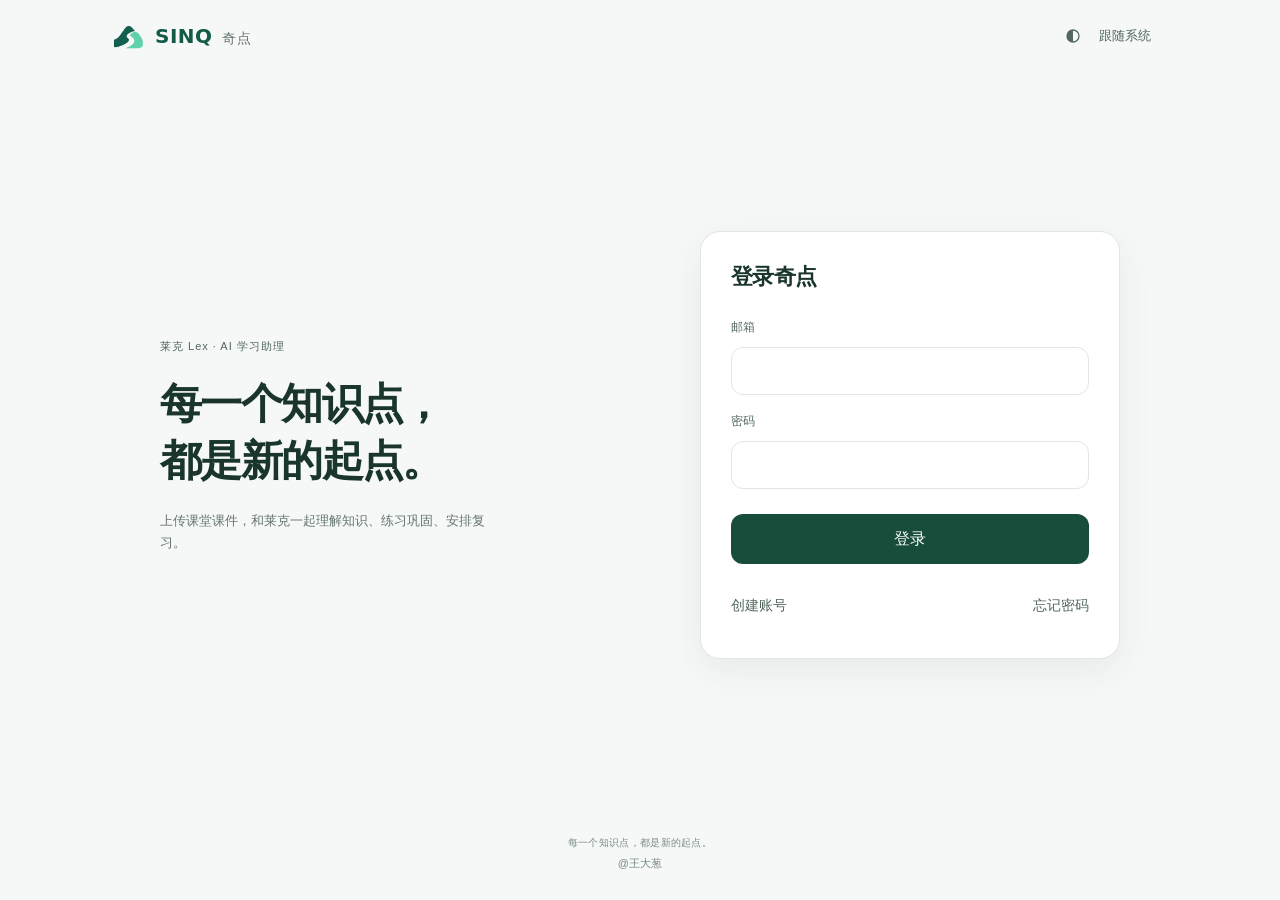
<file: index.html>
<!doctype html>
<html lang="zh-CN">
<head>
<meta charset="utf-8">
<meta name="viewport" content="width=device-width,initial-scale=1">
<title>SINQ · 奇点 · 每一个知识点，都是新的起点。</title>
<meta name="description" content="SINQ · 奇点：上传课堂课件，让莱克讲解知识点、整理重点、出题批改并安排复习。每一个知识点，都是新的起点。">
<meta name="theme-color" content="#f5f7f6">
<script src="appearance.js?v=1.1"></script>
<link rel="manifest" href="manifest.webmanifest?v=3.6">
<link rel="apple-touch-icon" href="icons/apple-touch-icon-v2.png?v=3.5">
<link rel="icon" type="image/png" sizes="32x32" href="icons/favicon-v2.png?v=3.5">
<style>
:root{--bg:#f5f2e8;--ink:#22221f;--muted:#77756e;--line:#ddd8cc;--card:#fbfaf6;--dark:#232320;--red:#a95d56;--green:#327d62}
*{box-sizing:border-box}body{margin:0;background:var(--bg);color:var(--ink);font-family:-apple-system,BlinkMacSystemFont,"Segoe UI","PingFang SC","Hiragino Sans GB","Microsoft YaHei",Arial,sans-serif}
header{max-width:960px;height:84px;margin:0 auto;display:flex;align-items:center;justify-content:space-between;padding:0 0;background:transparent}
.brand{font-size:18px;font-weight:750;letter-spacing:-.2px}.top{display:flex;gap:10px;align-items:center;font-size:13px;flex-wrap:wrap;justify-content:flex-end}
button{font:inherit}.linkbtn{border:1px solid var(--line);background:rgba(255,255,255,.35);border-radius:999px;padding:9px 14px;cursor:pointer;color:var(--ink);text-decoration:none}.sync{font-weight:500}.sync.off{color:var(--muted)}.sync.on{color:var(--muted)}.sync.off:before{content:"";display:inline-block;width:7px;height:7px;border-radius:50%;background:var(--red);margin-right:7px}.sync.on:before{content:"";display:inline-block;width:7px;height:7px;border-radius:50%;background:var(--green);margin-right:7px}
main{max-width:960px;margin:0 auto;padding:24px 0 70px}.hero{text-align:left;margin:8px 0 28px}.hero h1{font-size:50px;line-height:.98;letter-spacing:-2.4px;margin:0 0 14px;font-weight:850;max-width:540px}.hero p{color:var(--muted);font-size:15px;margin:0}
.grid{display:grid;grid-template-columns:repeat(4,1fr);gap:14px}.course{min-height:182px;border:1px solid var(--line);border-radius:22px;background:var(--card);padding:24px 22px;cursor:pointer;display:flex;flex-direction:column;justify-content:space-between;box-shadow:none;transition:.18s ease}.course:hover{transform:translateY(-2px);box-shadow:0 10px 25px #00000008}.code{font-size:13px;color:var(--muted)}.course h2{font-size:22px;margin:4px 0 0;line-height:1.05;letter-spacing:-.5px}.meta{font-size:13px;color:var(--muted)}
.sectionHead{display:flex;align-items:center;gap:18px;margin-bottom:28px}.back{border:1px solid var(--line);border-radius:999px;background:#fff;padding:9px 13px;cursor:pointer}.weeks{display:grid;grid-template-columns:repeat(4,1fr);gap:14px}.week{border:1px solid var(--line);border-radius:18px;background:var(--card);padding:22px;cursor:pointer}.week strong{font-size:19px}.week small{display:block;color:var(--muted);margin-top:10px}
.panel{max-width:880px;margin:0 auto;border:1px solid var(--line);border-radius:22px;background:var(--card);padding:28px}.row{display:flex;gap:12px;flex-wrap:wrap}.row>*{flex:1}
.uploadConsent{display:flex;align-items:flex-start;gap:10px}.uploadConsent input{width:auto;flex:none;margin-top:5px}.back{white-space:nowrap}
input,select,textarea{width:100%;padding:12px;border:1px solid var(--line);border-radius:10px;background:#fff;font:14px inherit}textarea{min-height:180px;resize:vertical}
.primary{background:var(--dark);color:#fff;border:0;border-radius:12px;padding:12px 20px;cursor:pointer}.secondary{background:#fff;border:1px solid var(--line);border-radius:12px;padding:11px 18px;cursor:pointer}
.notice{margin-top:14px;font-size:13px;color:var(--green)}.danger{color:var(--red)}
.list{margin-top:22px;border-top:1px solid var(--line)}.item{display:flex;justify-content:space-between;gap:20px;padding:13px 0;border-bottom:1px solid #e6e1d8;font-size:14px}.item .zh{color:var(--muted)}
.study{text-align:center;max-width:760px;margin:0 auto}.word{font-size:46px;margin:70px 0 40px}.choices{display:grid;grid-template-columns:1fr 1fr;gap:14px}.choice{padding:18px;border:1px solid var(--line);border-radius:14px;background:#fff;cursor:pointer}.bigBtns{display:flex;gap:18px;justify-content:center}.bigBtns button{min-width:160px;padding:16px}.answer{font-size:24px;margin:24px 0}.tabs{display:flex;gap:10px;margin-bottom:18px}.tabs button.active{background:var(--dark);color:#fff}.empty{text-align:center;color:var(--muted);padding:60px 0}
.signature{text-align:center;color:#8a877f;font-size:12px;margin-top:46px;letter-spacing:.2px}
.uploadHome{margin-top:22px;padding:22px 24px;border:1px solid var(--line);border-radius:22px;background:var(--card);display:flex;align-items:center;justify-content:space-between;gap:20px}.uploadHome h2{font-size:20px;margin:0 0 8px}.uploadHome p{margin:0;color:var(--muted);font-size:14px;line-height:1.6}.uploadPanel label{display:block;font-size:14px;margin-bottom:8px}.uploadFields{display:grid;grid-template-columns:1fr 1fr;gap:16px}.uploadFile{margin:24px 0;border:1px dashed #bcb5a7;border-radius:16px;padding:22px;background:#fff}.uploadFile input{border:0;padding:10px 0}.uploadHint{font-size:13px;color:var(--muted);line-height:1.7;margin:8px 0 0}.uploadStatus{line-height:1.7;margin-top:20px;font-size:14px;overflow-wrap:anywhere}.uploadStatus:empty{display:none}.uploadStatus.error{color:var(--red)}.uploadStatus.success{color:var(--green)}.uploadResults{margin-top:24px}.uploadResults details{border-bottom:1px solid var(--line);padding:13px 0}.uploadResults summary{cursor:pointer;font-size:15px}.uploadResults .zh{display:block;margin-top:6px;color:var(--muted);font-size:14px}.uploadResults blockquote{margin:12px 0;padding:8px 12px;border-left:2px solid var(--line);font-size:13px;color:var(--muted);overflow-wrap:anywhere}.uploadResults h3{margin-top:0}.uploadActions{display:flex;align-items:center;gap:12px;flex-wrap:wrap;margin-top:22px}button:disabled{opacity:.5;cursor:wait}.uploadProgress{display:flex;gap:10px;align-items:center}.uploadSpinner{width:15px;height:15px;border:2px solid var(--line);border-top-color:var(--green);border-radius:50%;animation:uploadSpin 1s linear infinite}@keyframes uploadSpin{to{transform:rotate(360deg)}}@media(prefers-reduced-motion:reduce){.uploadSpinner{animation:none}}@media(max-width:560px){.uploadHome{align-items:flex-start;flex-direction:column}.uploadFields{grid-template-columns:1fr}.uploadPanel{padding:20px}.uploadHome .primary{width:100%}}
@media(max-width:1000px){header,main{max-width:none;margin-left:5vw;margin-right:5vw}.grid,.weeks{grid-template-columns:1fr 1fr}}
@media(max-width:560px){.grid,.weeks,.choices{grid-template-columns:1fr}.top{gap:5px;font-size:11px;flex-wrap:wrap;justify-content:flex-end}.linkbtn{padding:7px 9px}header{height:auto;padding:18px 0;align-items:flex-start}.brand{font-size:16px}.hero h1{font-size:40px}}
[hidden]{display:none!important}.authPanel{max-width:480px}.authPanel label{display:block;margin:18px 0 8px}
.schoolPicker{position:relative}.suggestions{position:absolute;z-index:10;left:0;right:0;top:100%;max-height:230px;overflow:auto;background:#fff;border:1px solid var(--line);border-radius:12px;box-shadow:0 14px 34px #00000014;margin-top:5px;padding:6px}.suggestion{display:block;width:100%;text-align:left;border:0;background:#fff;padding:10px 11px;border-radius:8px;cursor:pointer}.suggestion:hover,.suggestion:focus{background:var(--bg)}.suggestion small{display:block;color:var(--muted);margin-top:3px}
</style>
<link rel="stylesheet" href="responsive.css?v=3.6">
<link rel="stylesheet" href="brand.css?v=3.4">
<link rel="stylesheet" href="assistant.css?v=6.0">
<link rel="stylesheet" href="studio.css?v=20261019-2.1">
<link rel="stylesheet" href="mobile-study.css?v=1.8">
<link rel="stylesheet" href="appearance.css?v=registration-1-1.1">
<script>window.SINQ_TRIAL_CAPABILITIES={calendarAiImport:false};</script>
<link rel="stylesheet" href="conversation-shell.css?v=6">
</head>
<body>
<header class="siteHeader">
  <a class="brand brandLockup" href="./" onclick="navigateLearningHome();return false" aria-label="SINQ · 奇点 首页"><img src="assets/brand/courselex-mark.png" alt="" width="44" height="44"><span><strong>奇点</strong><small>SINQ</small></span></a>
  <details class="appearanceControl navMenu" id="appearanceControl"><summary aria-label="显示外观"><svg aria-hidden="true" width="18" height="18" viewBox="0 0 24 24" fill="none" stroke="currentColor" stroke-width="1.7"><circle cx="12" cy="12" r="8"/><path d="M12 4a8 8 0 0 0 0 16Z" fill="currentColor" stroke="none"/></svg><span id="appearanceLabel">跟随系统</span></summary><div class="appearancePanel"><strong>显示外观</strong><div class="appearanceOptions" role="group" aria-label="选择显示外观"><button type="button" data-appearance="light" aria-pressed="false" onclick="setSinqAppearance('light')">浅色</button><button type="button" data-appearance="dark" aria-pressed="false" onclick="setSinqAppearance('dark')">深色</button><button type="button" data-appearance="system" aria-pressed="true" onclick="setSinqAppearance('system')">系统</button></div><p id="appearanceStatus" role="status">跟随设备，或选择适合当前光线的显示方式</p></div></details>
  <div class="top" id="userNav" hidden>
    <nav class="studyNav" aria-label="学习导航"><button class="active" onclick="navigateStudy('home',this)">首页</button><button onclick="navigateStudy('manager',this)">资料</button><button onclick="navigateStudy('unknown',this)">生词</button><button onclick="navigateStudy('known',this)">熟词</button></nav>
        <details class="navMenu"><summary>账户 <span aria-hidden="true">⌄</span></summary><div class="navPanel" onclick="this.parentElement.open=false">
    <button class="linkbtn" onclick="showWelcomeGuide()">功能引导</button>
    <button class="linkbtn" onclick="showMaterialsHelp()">上传帮助</button>
    <button class="linkbtn" onclick="showOwnAI()">导入词表</button>
    <button class="linkbtn" onclick="chooseStudyToolCourse('words')">背单词</button>
    <button id="syncState" class="linkbtn compactSync" onclick="syncNow()" title="重新加载课程与词汇；笔记保存状态请查看笔记正文上方">刷新课程与词汇</button>
    <a class="linkbtn" href="guide.html" target="_blank" rel="noopener">用户指南</a>
    <button class="linkbtn" onclick="showProfile()">我的资料</button>
    <button class="linkbtn" onclick="showInstall()">添加到桌面</button>
    <button class="linkbtn" onclick="logout()">退出</button>
    <a class="linkbtn" id="adminLink" href="admin.html" hidden>管理后台</a>
    </div></details>
  </div>
</header>
<main id="app"></main>
<footer class="signature siteFooter"><p class="brandTagline">每一个知识点，都是新的起点。</p><p class="creatorCredit">@王大葱</p></footer>
<dialog id="installDialog"><h2>添加奇点到桌面</h2><p id="installInstructions"></p><p class="meta">桌面快捷入口使用同一账号与云端进度，使用时需要联网。</p><form method="dialog"><button class="secondary">知道了</button></form></dialog>
<script src="vendor/supabase-2.57.4.js"></script>
<script>
const SUPABASE_URL="https://zfozhvwfljhgodldexdl.supabase.co";
const SUPABASE_KEY="sb_publishable_lHs0lIit2q1FOD3mvYI25A_io8gSJLi";
const authClient=supabase.createClient(SUPABASE_URL,SUPABASE_KEY,{auth:{storageKey:'sinq-independent-auth-v1'}});
let session=null,accountEpoch=0;
let COURSES={},courseRows=[];
function weekCount(c){return courseRows.find(x=>x.id===c)?.weeks||13}
function courseLabel(c){const r=courseRows.find(x=>x.id===c);return r?.code||r?.name||'课程'}
let words=[];
let currentCourse="",currentWeek=1,currentMode="choice",queue=[],qIndex=0,current=null;
let progress={};
let cloudOnline=false,answerBusy=false;
const app=document.getElementById("app");
const syncState=document.getElementById("syncState");

function esc(s){return String(s??"").replace(/[&<>"']/g,m=>({"&":"&amp;","<":"&lt;",">":"&gt;",'"':"&quot;","'":"&#39;"}[m]))}
async function recordAnswer(status,selected=null){
 const word=current,epoch=accountEpoch;if(!word||!session||answerBusy)return;answerBusy=true;document.querySelectorAll('.vocabularyScope select').forEach(el=>el.disabled=true);
 try{const saved=await sb('rpc/answer_courselex_word',{method:'POST',body:JSON.stringify({p_word:word.id,p_known:status==='known'})});
 if(epoch!==accountEpoch)return;Object.assign(word,saved);const cloud=words.find(w=>w.id===word.id);if(cloud)Object.assign(cloud,saved);progress[word.id]=status;answerBusy=false;if(typeof saveVocabularyResume==='function')saveVocabularyResume(true);showAnswerFeedback(status,selected);}
 catch(e){if(epoch===accountEpoch){answerBusy=false;document.querySelectorAll('.vocabularyScope select').forEach(el=>el.disabled=false);alert('学习进度未保存，请重试：'+e.message)}}
}
function setSync(ok){cloudOnline=ok;syncState.className="linkbtn compactSync";syncState.textContent=ok?"刷新课程与词汇":"重试加载课程与词汇"}
async function sb(path,opt={}){
 const epoch=accountEpoch;const {data,error}=await authClient.auth.getSession();
 if(error||!data.session||!session||data.session.user.id!==session.user.id)throw new Error('请重新登录');
 const r=await fetch(SUPABASE_URL+'/rest/v1/'+path,{...opt,headers:{apikey:SUPABASE_KEY,Authorization:'Bearer '+data.session.access_token,'Content-Type':'application/json',Prefer:'return=representation',...(opt.headers||{})}});
 if(epoch!==accountEpoch)throw new Error('账号已切换');
 if(!r.ok){let e;try{e=await r.json()}catch{}throw new Error(e?.message||'云端请求失败，请稍后重试')}
 const t=await r.text();return t?JSON.parse(t):[];
}
async function loadCloud(){
 if(!session)return false;const epoch=accountEpoch;
 try{
 const courses=await sb('user_courses?select=*&order=created_at.asc');const loaded=[];
 for(let offset=0;;offset+=1000){const batch=await sb('user_vocabulary?select=id,course:course_id,week,en:english,zh:chinese,type:word_type,status,seen_count,wrong_count,last_review_at,next_review_at,review_streak,legacy_id&order=id.asc&limit=1000&offset='+offset);loaded.push(...batch);if(batch.length<1000)break;}
 if(epoch!==accountEpoch)return false;
 courseRows=courses;COURSES=Object.fromEntries(courses.filter(c=>!c.archived).map(c=>[c.id,c.name]));
 words=loaded.filter(w=>Object.hasOwn(COURSES,w.course));progress=Object.fromEntries(words.map(w=>[w.id,w.status]));
 if(!COURSES[currentCourse]){currentCourse=Object.keys(COURSES)[0]||'';currentWeek=1;}currentWeek=Math.min(currentWeek,weekCount(currentCourse));
 setSync(true);return true;
 }catch(e){if(epoch===accountEpoch){setSync(false);console.error(e)}return false;}
}
async function syncNow(){
 if(!session)return showAuth();
 if(typeof flushWorkspace==='function'&&!await flushWorkspace())return;
 const epoch=accountEpoch;if(typeof flushStudySync==='function')await flushStudySync();await loadCloud();
 if(epoch===accountEpoch&&!document.body.classList.contains('notebookMode'))renderCurrent();
}
function countCourse(c){return words.filter(w=>w.course===c).length}
function setStudyNav(view){const index={home:0,manager:1,unknown:2,known:3}[view];document.querySelectorAll?.('.studyNav button').forEach((b,i)=>b.classList.toggle('active',i===index));}
function navigateStudy(view){if(view==='home')showHome();else if(view==='manager')showMaterialsLibrary();else showBook(view);}
function countWeek(c,w){return words.filter(x=>x.course===c&&Number(x.week)===Number(w)).length}
function knownCount(c){return words.filter(w=>w.course===c&&progress[w.id]==="known").length}

function showHome(){return showAssistant()}

function showWeeks(c){
 currentCourse=c;window._view={type:"weeks",c};
 app.innerHTML=`<div class="sectionHead"><button class="back" onclick="showHome()">← 返回</button><div><div class="code">${esc(courseLabel(c))}</div><h1>${esc(COURSES[c])}</h1></div></div>
 <div class="weeks">${Array.from({length:weekCount(c)},(_,i)=>i+1).map(w=>`<div class="week" onclick="showWeek('${c}',${w})"><strong>Week ${w}</strong><small>${countWeek(c,w)} words</small></div>`).join("")}</div>`;
}
function showWeek(c,w){
 currentCourse=c;currentWeek=w;window._view={type:"week",c,w};
 const n=countWeek(c,w);
 app.innerHTML=`<div class="sectionHead"><button class="back" onclick="showWeeks('${c}')">← 返回</button><div><div class="code">${esc(courseLabel(c))}</div><h1>Week ${w}</h1></div></div>
 <div class="panel"><h2>${n} words</h2><p class="meta">选择学习方式</p><div class="row">
 <button class="secondary" onclick="startStudy('choice')">四选一</button><button class="secondary" onclick="startStudy('recognition')">认识 / 不认识</button>
 <button class="secondary" onclick="showManager('${c}',${w})">管理本周词汇</button></div></div>`;
}
function shuffle(a){return [...a].sort(()=>Math.random()-.5)}
function buildDistractors(cur){
 const distractorWords=window.dailyStudy&&typeof ownedStudyWords==='function'?ownedStudyWords():words;
 const used=new Set([cur.zh]);
 const result=[];
 const groups=[
   distractorWords.filter(w=>w.id!==cur.id&&w.course===cur.course&&Number(w.week)===Number(cur.week)),
   distractorWords.filter(w=>w.id!==cur.id&&w.course===cur.course&&Number(w.week)!==Number(cur.week)),
   distractorWords.filter(w=>w.id!==cur.id&&w.course!==cur.course)
 ];
 for(const group of groups){
   for(const w of shuffle(group)){
     const z=String(w.zh||"").trim();
     if(z&&!used.has(z)){used.add(z);result.push(z)}
     if(result.length===3)return result;
   }
 }
 return result;
}
function studyBackButton(){return `${typeof learningNavigation==='function'?learningNavigation('words'):''}<div class="sectionHead studyToolbar"><button class="back" onclick="${window.dailyStudy?'showHome()':'showWeek(currentCourse,currentWeek)'}">${window.dailyStudy?'← 回到首页':'← 返回上一页'}</button>${typeof vocabularyStudyControls==='function'?vocabularyStudyControls():''}</div>`}
function startStudy(mode){window.dailyStudy=false;vocabularyStudyOptions={course:currentCourse,week:currentWeek,count:100,mode};
 currentMode=mode;queue=shuffle(words.filter(x=>x.course===currentCourse&&Number(x.week)===Number(currentWeek)));qIndex=0;
 if(!queue.length){app.innerHTML=`${studyBackButton()}<div class="empty">本周还没有词汇。<br><br><button class="secondary" onclick="showManager('${currentCourse}',${currentWeek})">去导入</button></div>`;return}
 showQuestion();
}
function showQuestion(){document.body?.classList.remove('assistantMode');
 current=queue[qIndex];if(typeof saveVocabularyResume==='function')saveVocabularyResume();
 if(!current){if(window.dailyStudy){app.innerHTML=`${studyBackButton()}<section class="study"><h1>这一轮，完成了。</h1><p>学过 ${queue.length} 个词，已根据答题情况安排下次复习。</p><button class="primary" onclick="showHome()">回到首页</button></section>`;window._view={type:'studyComplete'};return}showWeek(currentCourse,currentWeek);return}if(window.dailyStudy){currentCourse=current.course;currentWeek=current.week;}
 window._view={type:'study'};
 if(currentMode==="choice"){
   const distractors=buildDistractors(current);
   if(distractors.length<3){currentMode='recognition';return showQuestion();}

   let opts=shuffle([current.zh,...distractors]);window.answerOptions=opts;
   app.innerHTML=`${studyBackButton()}<div class="study"><div class="code">${esc(courseLabel(currentCourse))} · Week ${currentWeek} · ${qIndex+1}/${queue.length}</div><div class="word">${esc(current.en)}</div><div class="choices">${opts.map(o=>`<button class="choice" onclick="answerChoiceIndex(${opts.indexOf(o)})">${esc(o)}</button>`).join("")}</div></div>`;
 }else{
   app.innerHTML=`${studyBackButton()}<div class="study"><div class="code">${esc(courseLabel(currentCourse))} · Week ${currentWeek} · ${qIndex+1}/${queue.length}</div><div class="word">${esc(current.en)}</div><div class="bigBtns"><button class="secondary" onclick="markUnknown()">不认识</button><button class="primary" onclick="revealKnown()">认识</button></div></div>`;
 }
}
function answerChoiceIndex(i){if(answerBusy||window._view?.type==='feedback')return;const selected=window.answerOptions?.[i];if(selected===undefined)return;return recordAnswer(selected===current.zh?"known":"unknown",selected)}
function showAnswerFeedback(status,selected){
 window._view={type:'feedback'};
 app.innerHTML=`${studyBackButton()}<div class="study feedback"><div class="code">${esc(courseLabel(currentCourse))} · Week ${currentWeek} · ${qIndex+1}/${queue.length}</div><p class="feedbackResult ${status==='known'?'correct':'danger'}">${status==='known'?'答对了':'再记一次'}</p><div class="word">${esc(current.en)}</div><section class="panel"><div class="meta">正确答案</div><div class="answer">${esc(current.zh)}</div>${selected&&status==='unknown'?`<p class="meta">你的选择：${esc(selected)}</p>`:''}<p class="meta">${status==='unknown'?'已加入生词本，之后可以继续复习。':'已更新学习进度。'}</p></section><button class="primary nextAnswer" onclick="nextQ()">${qIndex+1===queue.length?'完成本轮':'下一题'}</button></div>`;
}
function markUnknown(){recordAnswer("unknown")}
function revealKnown(){app.innerHTML=`${studyBackButton()}<div class="study"><div class="word">${esc(current.en)}</div><div class="answer">${esc(current.zh)}</div><p>和你想的一样吗？</p><div class="bigBtns"><button class="secondary" onclick="confirmKnown(false)">我错了</button><button class="primary" onclick="confirmKnown(true)">我没错</button></div></div>`}
function confirmKnown(ok){recordAnswer(ok?"known":"unknown")}
function nextQ(){qIndex++;showQuestion()}

function showManager(c=currentCourse,w=currentWeek){
 setStudyNav('manager');
 if(!session)return showAuth();if(!Object.keys(COURSES).length)return showCourses();currentCourse=COURSES[c]?c:Object.keys(COURSES)[0];currentWeek=Math.min(Number(w)||1,weekCount(currentCourse));window._view={type:"manager",c:currentCourse,w:currentWeek};
 app.innerHTML=`<div class="sectionHead"><button class="back" onclick="showHome()">← 返回</button><div><h1>词库管理</h1><div class="meta">添加、批量导入或删除词汇</div></div></div>
 <div class="panel">
 <div class="row"><select id="mc">${Object.keys(COURSES).map(x=>`<option value="${x}" ${x===currentCourse?"selected":""}>${esc(courseLabel(x))} · ${esc(COURSES[x])}</option>`).join("")}</select>
 <select id="mw">${Array.from({length:weekCount(currentCourse)},(_,i)=>i+1).map(x=>`<option value="${x}" ${x===currentWeek?"selected":""}>Week ${x}</option>`).join("")}</select></div>
 <h3>单个添加</h3><div class="row"><input id="en" placeholder="English"><input id="zh" placeholder="中文"></div><br><button class="primary" onclick="addOne()">添加单词</button>
 <h3 style="margin-top:30px">批量导入</h3><p class="meta">每行一个词：英文 | 中文，或英文[TAB]中文</p><textarea id="bulk" placeholder="common law | 普通法&#10;case law | 判例法"></textarea><br><br>
 <button class="primary" onclick="bulkImport()">批量导入</button><div id="notice" class="notice"></div>
 <h3 style="margin-top:30px">本周词汇</h3><div id="wordList" class="list"></div></div>`;
 document.getElementById("mc").onchange=e=>{currentCourse=e.target.value;showManager(currentCourse,currentWeek)};
 document.getElementById("mw").onchange=e=>{currentWeek=Number(e.target.value);showManager(currentCourse,currentWeek)};
 renderList();
}
function renderList(){
 const el=document.getElementById("wordList");if(!el)return;
 const arr=words.filter(x=>x.course===currentCourse&&Number(x.week)===Number(currentWeek));
 el.innerHTML=arr.length?arr.map(x=>`<div class="item"><div><b>${esc(x.en)}</b><div class="zh">${esc(x.zh)}</div></div><div><button class="linkbtn" onclick="editWord(${Number(x.id)})">编辑</button><button class="linkbtn danger" onclick="deleteWord(${Number(x.id)})">删除</button></div></div>`).join(""):`<div class="empty">本周还没有词汇</div>`;
}
async function addOne(){
 const en=document.getElementById("en").value.trim(),zh=document.getElementById("zh").value.trim();if(!en||!zh)return notice("请输入英文和中文",true);
 try{await sb("user_vocabulary",{method:"POST",body:JSON.stringify(cloudWord(en,zh))});await loadCloud();renderList();notice("已保存到云端："+en)}
 catch(e){notice("保存失败："+e.message,true)}
}
function cloudWord(en,zh){return {user_id:session.user.id,course_id:currentCourse,week:currentWeek,english:en,chinese:zh,word_type:"Professional term"}}
function parseBulk(raw){
 return raw.split(/\r?\n/).map(s=>s.trim()).filter(Boolean).map(line=>{
   let p=line.includes("\t")?line.split("\t"):line.split("|");
   if(p.length<2)return null;
   return {en:p[0].trim(),zh:p.slice(1).join(" ").trim()};
 }).filter(x=>x&&x.en&&x.zh);
}
async function bulkImport(){
 const items=parseBulk(document.getElementById("bulk").value);
 if(!items.length)return notice("没有识别到词汇，请使用 英文 | 中文 或 Tab 分隔。",true);
 const existing=new Set(words.filter(x=>x.course===currentCourse&&Number(x.week)===currentWeek).map(x=>x.en.trim().toLowerCase()));
 const rows=[];let skipped=0;
 for(const x of items){const k=x.en.toLowerCase();if(existing.has(k)){skipped++;continue}existing.add(k);rows.push(cloudWord(x.en,x.zh))}
 if(!rows.length)return notice("没有新增词汇；这些词已经存在。",true);
 try{
   await sb("user_vocabulary",{method:"POST",body:JSON.stringify(rows)});
   await loadCloud();renderList();document.getElementById("bulk").value="";
   notice(`成功导入 ${rows.length} 个词${skipped?`，跳过 ${skipped} 个重复词`:""}。`);
 }catch(e){notice("批量导入失败："+e.message,true)}
}
async function deleteWord(id){
 if(!confirm("确定删除这个词吗？"))return;
 try{await sb("user_vocabulary?id=eq."+id,{method:"DELETE",headers:{Prefer:"return=minimal"}});delete progress[id];await loadCloud();renderList();notice("已删除")}
 catch(e){notice("删除失败："+e.message,true)}
}
function notice(t,bad=false){const n=document.getElementById("notice");if(n){n.textContent=t;n.className="notice"+(bad?" danger":"")}}

function showBook(kind){
 if(!session)return showAuth();
 setStudyNav(kind);
 window._view={type:"book",kind};const arr=words.filter(w=>progress[w.id]===kind);
 app.innerHTML=`${typeof learningNavigation==='function'?learningNavigation('words'):''}<div class="sectionHead"><button class="back" onclick="showHome()">← 返回</button><div><h1>${kind==="known"?"熟词本":"生词本"}</h1><div class="meta">${arr.length} words</div></div></div>
 <div class="panel">${arr.length?arr.map(x=>`<div class="item"><div><b>${esc(x.en)}</b><div class="zh">${esc(x.zh)} · ${esc(courseLabel(x.course))} Week ${x.week}</div></div></div>`).join(""):`<div class="empty">暂无词汇</div>`}</div>`;
}
function renderCurrent(){
 const v=window._view||{type:"home"};
 if(v.type==="home")showHome();else if(v.type==="weeks")showWeeks(v.c);else if(v.type==="week")showWeek(v.c,v.w);else if(v.type==="manager")showManager(v.c,v.w);else if(v.type==="book")showBook(v.kind);else if(v.type==="materials")showMaterialsLibrary();else if(v.type==="upload")refreshUploadState();else if(v.type==="courses")showCourses();else if(v.type==="ownAI")showOwnAI(v.c,v.w);else if(v.type==="profile")showProfile(v.required);else showHome();
}
</script>
<script src="courseware-reader.js?v=4.8"></script>
<script src="courseware-originals.js?v=1.2"></script>
<script src="upload.js?v=4.3"></script>
<script src="study-sync.js?v=1.1"></script>
<script src="study-resume.js?v=1.0"></script>
<script src="materials.js?v=conversation-20261021"></script>
<script src="dropdown-menus.js?v=1.1"></script>
<script src="learning-ui.js?v=recovery-20261021"></script>
<script src="mobile-notebook.js?v=1.2"></script>
<script src="vendor/marked-18.0.14.js"></script>
<script src="vendor/dompurify-3.4.17.js"></script>
<script src="note-media.js?v=1.1"></script>
<script src="note-editor.js?v=1.3"></script>
<script src="course-workspace.js?v=conversation-20261021"></script>
<script src="welcome.js?v=1.2"></script>
<script src="own-ai.js?v=4.0"></script>
<script src="education-catalog.js?v=3.8"></script>
<script src="shared-library.js?v=3.6"></script>
<script src="accounts.js?v=conversation-20261021"></script>
<script src="install.js?v=3.1"></script>
</body>
</html>
</file>
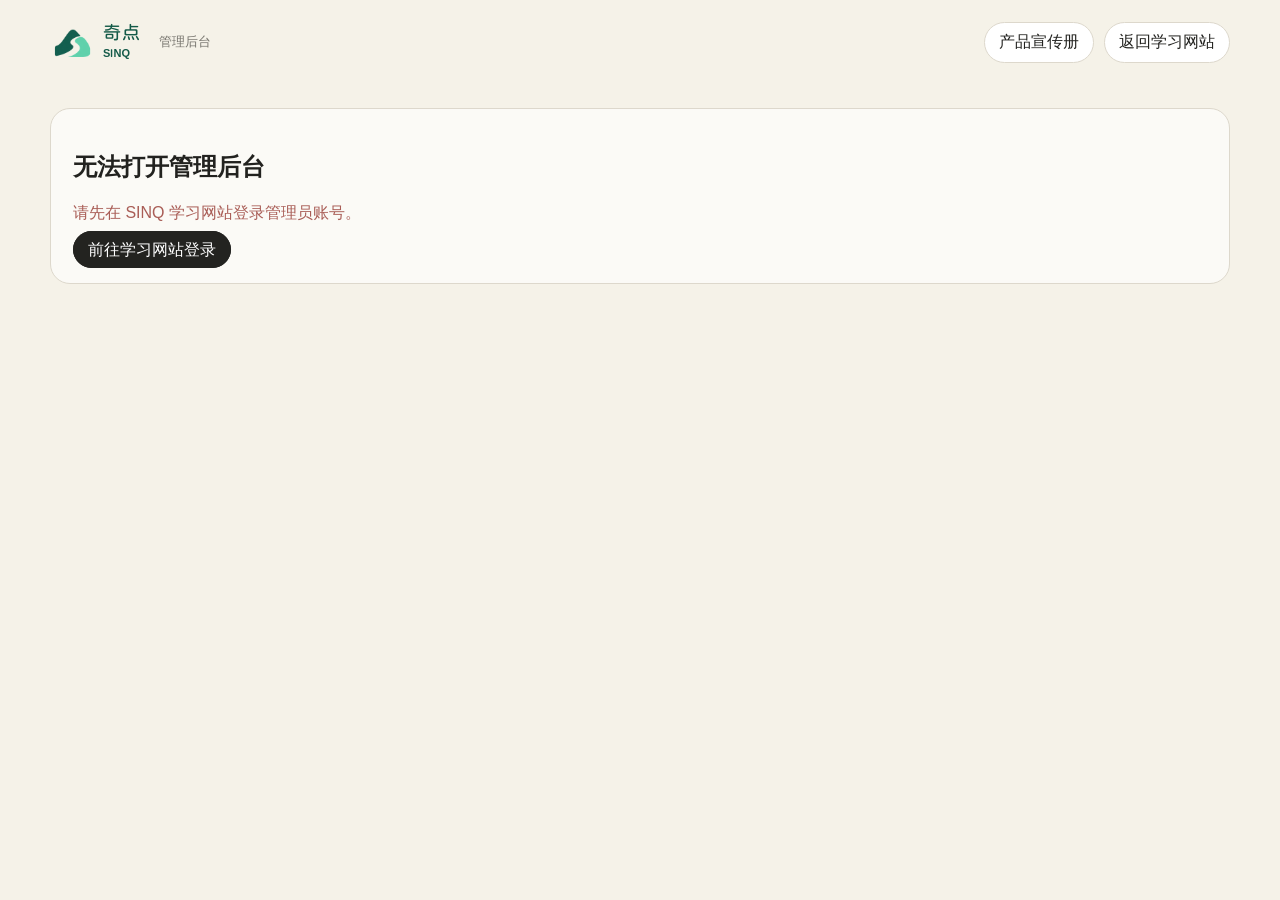
<file: admin.html>
<!doctype html>
<html lang="zh-CN">
<head>
<meta charset="utf-8">
<meta name="viewport" content="width=device-width,initial-scale=1">
<title>SINQ · 奇点 · 管理后台</title>
<style>
:root{--bg:#f5f2e8;--ink:#22221f;--muted:#77756e;--line:#ddd8cc;--card:#fbfaf6;--dark:#232320;--green:#327d62;--red:#a95d56}
*{box-sizing:border-box}body{margin:0;background:var(--bg);color:var(--ink);font-family:-apple-system,BlinkMacSystemFont,"Segoe UI","PingFang SC","Microsoft YaHei",Arial,sans-serif}header,main{max-width:1180px;margin:0 auto}header{min-height:84px;display:flex;align-items:center;justify-content:space-between;gap:18px}.brand{font-size:18px;font-weight:800}.actions{display:flex;gap:10px;flex-wrap:wrap}button,a{font:inherit}.button{border:1px solid var(--line);background:#fff;color:var(--ink);border-radius:999px;padding:9px 14px;cursor:pointer;text-decoration:none}.primary{background:var(--dark);color:#fff;border-color:var(--dark)}main{padding:24px 0 70px}.hero{display:flex;justify-content:space-between;gap:24px;align-items:end;margin-bottom:28px}.hero h1{font-size:46px;letter-spacing:-2px;margin:0 0 8px}.muted{color:var(--muted)}.cards{display:grid;grid-template-columns:repeat(6,1fr);gap:12px;margin-bottom:22px}.card,.panel{border:1px solid var(--line);border-radius:20px;background:var(--card)}.card{padding:18px}.card strong{display:block;font-size:28px;margin-bottom:6px}.card span{font-size:12px;color:var(--muted)}.panel{padding:22px}.toolbar{display:flex;gap:12px;align-items:center;justify-content:space-between;margin-bottom:16px}.toolbar input{max-width:360px;width:100%;padding:11px 13px;border:1px solid var(--line);border-radius:10px;background:#fff}table{width:100%;border-collapse:collapse;font-size:13px}th,td{text-align:left;padding:12px 9px;border-bottom:1px solid #e6e1d8;vertical-align:top}th{font-size:12px;color:var(--muted);font-weight:650;white-space:nowrap}.name{font-weight:750;font-size:14px}.email{color:var(--muted);font-size:12px;margin-top:4px;overflow-wrap:anywhere}.empty{text-align:center;color:var(--muted);padding:70px 20px}.privacy{font-size:12px;color:var(--muted);line-height:1.6;margin-top:14px}.pill{display:inline-block;border:1px solid var(--line);border-radius:999px;padding:4px 8px;background:#fff;font-size:12px}.danger{color:var(--red)}.capacity{display:grid;grid-template-columns:1.3fr 1fr;gap:22px;margin:0 0 22px}.meter{height:12px;border-radius:999px;background:#e8e3d8;overflow:hidden;margin:14px 0 8px}.meter span{display:block;height:100%;background:var(--green);border-radius:inherit}.capacity h2{margin-top:0}.capacity p{line-height:1.6}
@media(max-width:1100px){header,main{margin-left:4vw;margin-right:4vw}.cards{grid-template-columns:repeat(3,1fr)}.tableWrap{overflow:auto}table{min-width:1050px}}@media(max-width:700px){.capacity{grid-template-columns:1fr}}@media(max-width:600px){.hero{display:block}.hero h1{font-size:36px}.cards{grid-template-columns:1fr 1fr}header{padding:14px 0;align-items:flex-start}.toolbar{align-items:stretch;flex-direction:column}}
</style>
<link rel="icon" href="icons/favicon-v2.png?v=3.5">
<link rel="stylesheet" href="brand.css?v=3.4">
</head>
<body>
<header><a class="brand brandLockup" href="./" aria-label="SINQ · 奇点 首页"><img src="assets/brand/courselex-mark.png" alt="" width="44" height="44"><span><strong>奇点</strong><small>SINQ</small></span></a><span class="adminBrandLabel">管理后台</span><div class="actions"><a class="button" href="courselex-product-brochure.pdf?v=8.0" target="_blank" rel="noopener">产品宣传册</a><a class="button" href="index.html">返回学习网站</a><button class="button" id="logoutButton" hidden>退出</button></div></header>
<main id="adminApp"><div class="empty">正在验证管理员身份…</div></main>
<script src="vendor/supabase-2.57.4.js"></script>
<script src="admin.js?v=3.8"></script>
</body>
</html>
</file>
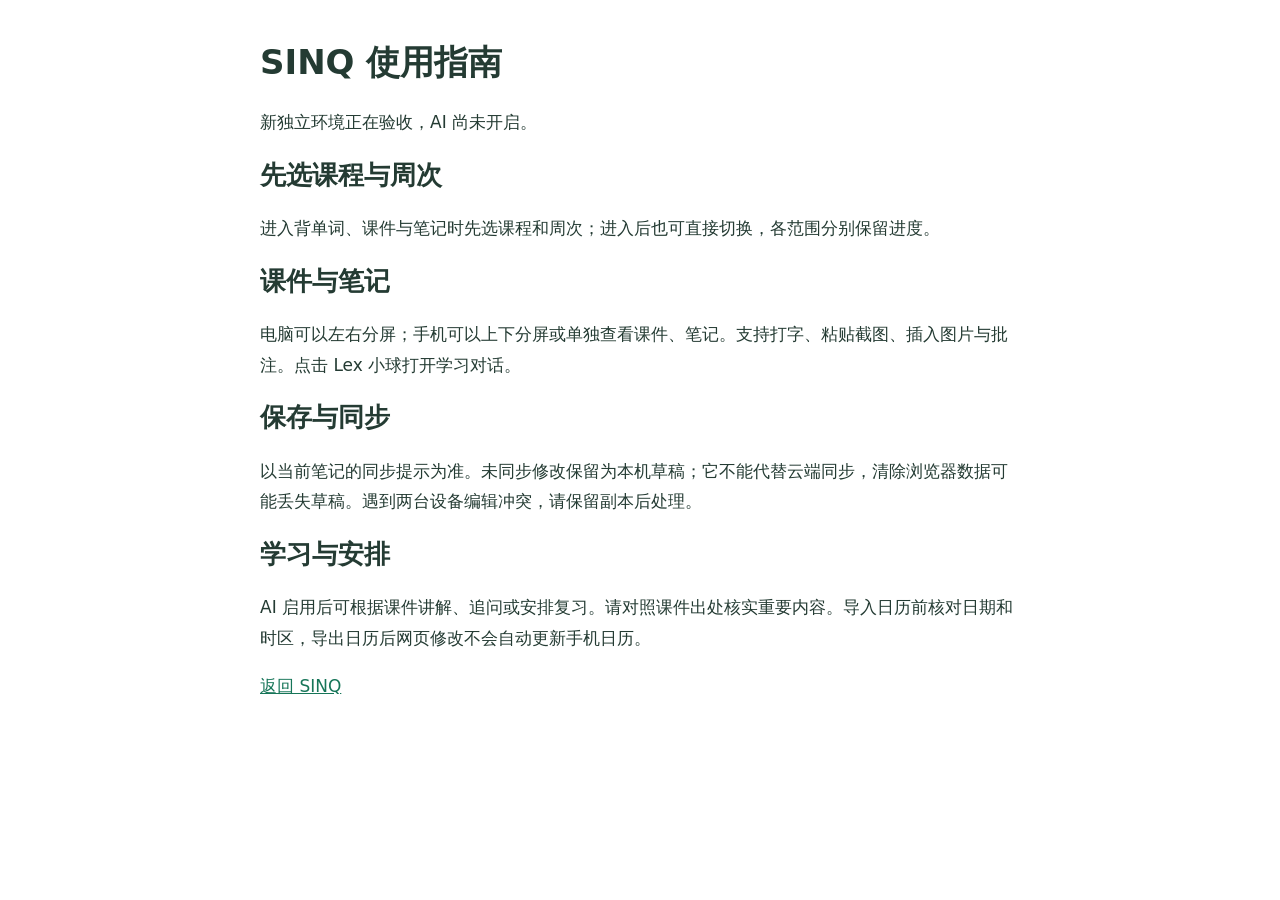
<file: guide.html>
<!doctype html><html lang="zh-CN"><meta charset="utf-8"><meta name="viewport" content="width=device-width,initial-scale=1"><title>SINQ 使用指南</title><style>body{font:17px/1.8 system-ui;max-width:760px;margin:40px auto;padding:0 24px;color:#243b33}h1,h2{line-height:1.3}a{color:#167558}@media(prefers-color-scheme:dark){body{background:#212121;color:#eee}a{color:#8bd2b4}}</style><h1>SINQ 使用指南</h1><p>新独立环境正在验收，AI 尚未开启。</p><h2>先选课程与周次</h2><p>进入背单词、课件与笔记时先选课程和周次；进入后也可直接切换，各范围分别保留进度。</p><h2>课件与笔记</h2><p>电脑可以左右分屏；手机可以上下分屏或单独查看课件、笔记。支持打字、粘贴截图、插入图片与批注。点击 Lex 小球打开学习对话。</p><h2>保存与同步</h2><p>以当前笔记的同步提示为准。未同步修改保留为本机草稿；它不能代替云端同步，清除浏览器数据可能丢失草稿。遇到两台设备编辑冲突，请保留副本后处理。</p><h2>学习与安排</h2><p>AI 启用后可根据课件讲解、追问或安排复习。请对照课件出处核实重要内容。导入日历前核对日期和时区，导出日历后网页修改不会自动更新手机日历。</p><p><a href="./">返回 SINQ</a></p></html>
</file>
<file: responsive.css>
header{height:76px;position:relative;border-bottom:1px solid var(--line);gap:16px}.brand{white-space:nowrap}.compactSync{border:0;background:transparent;font-size:12px;padding:8px;color:var(--muted);cursor:pointer}.navMenu{position:relative}.navMenu summary{list-style:none;border:1px solid var(--line);border-radius:999px;padding:10px 16px;cursor:pointer;background:var(--card)}.navMenu summary::-webkit-details-marker{display:none}.navMenu summary span{margin-left:10px}.navPanel{position:absolute;right:0;top:48px;z-index:30;width:240px;padding:10px;background:var(--card);border:1px solid var(--line);border-radius:18px;box-shadow:0 15px 40px #00000012;display:grid;gap:5px}.navPanel .linkbtn{text-align:left;border:0;border-radius:9px;background:transparent;min-height:42px}.navPanel .linkbtn:hover{background:#eeeadf}.top{flex-wrap:nowrap}.hero h1{line-height:1.12}.hero p{line-height:1.7}.row>*{min-width:0}input,select,textarea{font-size:16px;min-width:0}.sectionHead h1{overflow-wrap:anywhere}.course,.week,.panel,.item>div{min-width:0}.code,.meta,.zh{overflow-wrap:anywhere}.feedbackResult{font-size:20px;font-weight:700}.correct{color:var(--green)}.feedback .word{margin:22px 0 28px;overflow-wrap:anywhere}.feedback .panel{max-width:540px}.nextAnswer{margin-top:24px;min-width:180px;min-height:48px}.englishFields{margin-top:22px;padding-top:8px;border-top:1px solid var(--line)}.englishFields p{line-height:1.6}.suggestion{min-height:48px}.suggestion small{overflow-wrap:anywhere}.uploadHome .uploadActions{margin-top:0}
@media(max-width:600px){header,main{margin-left:20px;margin-right:20px}header{height:70px;padding:0;align-items:center}.brand{font-size:18px}.top{font-size:13px;gap:3px}.navPanel{width:min(280px,calc(100vw - 40px))}main{padding-top:24px}.hero{margin-top:8px}.hero h1{font-size:36px;letter-spacing:-1px}.hero p{font-size:14px}.panel{padding:20px;border-radius:18px}.sectionHead{gap:12px;align-items:flex-start;margin-bottom:22px}.sectionHead h1{font-size:26px;margin:6px 0}.row{display:grid;grid-template-columns:1fr}.row>button{width:100%;min-height:48px}.weeks{grid-template-columns:1fr 1fr;gap:10px}.week{padding:18px 14px}.course{min-height:155px;padding:20px}.grid{gap:12px}.word{font-size:34px;margin:42px 0 28px;overflow-wrap:anywhere}.choice{min-height:58px;padding:16px}.bigBtns{display:grid;grid-template-columns:1fr 1fr;gap:10px}.bigBtns button{min-width:0;padding:16px 8px}.item{flex-direction:column;gap:14px}.item>div:last-child{display:flex;gap:10px}.uploadHome{padding:20px;gap:16px}.uploadActions{width:100%;gap:10px}.uploadActions button{min-height:46px}.uploadHome .uploadActions{display:grid;grid-template-columns:1fr}.uploadHome .uploadActions button{width:100%}.authPanel{width:100%}.answer{font-size:23px;overflow-wrap:anywhere}}
 .studyNav{display:flex;align-items:center;gap:4px}.studyNav button{border:0;background:transparent;border-radius:10px;padding:10px 14px;cursor:pointer;color:var(--muted);font:inherit}.studyNav button.active{background:#eae5d9;color:var(--ink);font-weight:700}.navPanel{width:190px}
@media(max-width:760px){.studyNav{position:fixed;z-index:25;bottom:0;left:0;right:0;display:grid;grid-template-columns:repeat(4,1fr);gap:6px;padding:10px 16px calc(10px + env(safe-area-inset-bottom));background:var(--card);border-top:1px solid var(--line)}.studyNav button{min-height:46px;font-size:14px}.studyNav button.active{background:#eae5d9}.navPanel{width:190px}main{padding-bottom:120px}.signature{padding-bottom:90px}}
dialog{width:min(460px,calc(100vw - 40px));border:1px solid var(--line);border-radius:20px;padding:24px;background:var(--card);color:var(--ink)}dialog::backdrop{background:#0006}dialog p{line-height:1.7}

.sharedLibraryCard{margin:0 0 22px;padding:22px;border:1px solid var(--line);border-radius:18px;background:var(--card)}.sharedLibraryCard h2{font-size:20px;margin:0 0 12px}.sharedLibraryCard p{line-height:1.7}.sharedLibraryCard summary{cursor:pointer;font-size:14px;color:var(--green)}.sharedLibraryCard[open] summary{margin-bottom:20px}
</file>
<file: brand.css>
@font-face{font-family:CourseLexRounded;src:url("assets/brand/kosugi-brand.woff2") format("woff2");font-weight:400;font-display:swap;unicode-range:U+5947,U+70B9}
@font-face{font-family:CourseLexEnglish;src:url("assets/brand/english-rounded.woff2") format("woff2");font-weight:700;font-display:swap}
/* Approved 奇点 identity; keep learning controls and neutral palette. */
.brandLockup{display:flex;align-items:center;gap:9px;flex-shrink:0;color:#145a48;text-decoration:none;line-height:1.15;letter-spacing:0}.brandLockup img{width:44px;height:44px;object-fit:contain}.brandLockup span{display:flex;flex-direction:column;gap:4px}.brandLockup strong{font-family:CourseLexRounded,sans-serif;font-size:18px;font-weight:400;letter-spacing:1px}.brandLockup small{font-family:"Arial Rounded MT Bold",CourseLexEnglish,sans-serif;font-size:11px;font-weight:700;letter-spacing:.1px}.adminBrandLabel{font-size:13px;color:var(--muted);margin-right:auto}.lexIntro{display:flex;align-items:center;gap:12px;padding:15px;border:1px solid #c8dfd3;border-radius:14px;background:#eef5ef;margin-bottom:20px}.lexIntro img{flex-shrink:0;object-fit:contain}.lexIntro strong{font-size:14px;color:#145a48}.lexIntro p{font-size:13px;line-height:1.6;margin:5px 0 0;color:var(--muted)}.hero h1{font-size:44px;max-width:620px;line-height:1.2;letter-spacing:-1.5px}.signature p{line-height:1.8}
@media(max-width:600px){.brandLockup{gap:6px}.brandLockup img{width:36px;height:36px}.brandLockup strong{font-family:CourseLexRounded,sans-serif;font-size:17px}.brandLockup small{font-size:10px}.hero h1{font-size:32px;letter-spacing:-1px}.adminBrandLabel{display:none}}
@media(max-width:360px){header,main{margin-left:16px;margin-right:16px}.compactSync{font-size:11px;padding:6px}.navMenu summary{padding:9px 11px}.navMenu summary span{margin-left:5px}.brandLockup img{width:30px;height:30px}.brandLockup small{font-size:9px}.hero h1{font-size:28px}}
</file>
<file: assistant.css>
.assistantMode main{max-width:none;padding:18px 20px 38px}.assistantMode .studyNav{display:none}.assistantMode .signature{padding-bottom:18px}
.assistantWorkspace{width:min(860px,100%);min-height:calc(100vh - 150px);margin:0 auto;display:flex;flex-direction:column}
.lexWorkspaceHeader{display:flex;align-items:center;justify-content:space-between;gap:20px;padding:8px 4px 18px;border-bottom:1px solid var(--line)}
.lexIdentity{display:flex;align-items:center;gap:12px}.lexIdentity img{object-fit:contain}.lexIdentity h1{font-size:20px;margin:0;letter-spacing:-.35px}.lexIdentity p{font-size:12px;color:var(--muted);margin:3px 0 0}
.lexControls{display:flex;align-items:center;justify-content:flex-end;gap:8px;flex-wrap:wrap}.lexControls label{display:flex;align-items:center;gap:7px;font-size:11px;color:var(--muted)}.lexControls select{width:auto;min-width:125px;padding:8px 30px 8px 11px;border-radius:999px;background:rgba(255,255,255,.55);font-size:12px}.newChat{font:inherit;font-size:12px;border:0;background:transparent;color:var(--green);padding:7px 8px;cursor:pointer}
.assistantBox{width:100%;flex:1;display:flex;flex-direction:column;padding:0;border:0;background:transparent}
.assistantConversation{flex:1;display:flex;flex-direction:column;gap:16px;min-height:330px;max-height:calc(100vh - 410px);overflow:auto;padding:28px 8px 20px;scrollbar-width:thin}
.chatMessage{width:fit-content;max-width:min(78%,620px);padding:12px 16px;border-radius:18px;line-height:1.65;font-size:15px;white-space:pre-wrap;overflow-wrap:anywhere}
.fromLex{align-self:flex-start;background:#ebe9e1;border-bottom-left-radius:5px}.fromUser{align-self:flex-end;background:var(--green);color:#fff;border-bottom-right-radius:5px}.thinking{color:var(--muted);animation:lexPulse 1.4s ease-in-out infinite}@keyframes lexPulse{50%{opacity:.55}}
.starterPrompts{display:grid;grid-template-columns:repeat(3,minmax(0,1fr));gap:9px;margin:0 8px 14px}.starterPrompts button{font:inherit;border:1px solid var(--line);background:rgba(255,255,255,.5);border-radius:14px;padding:12px 10px;cursor:pointer;color:var(--ink);font-size:13px}.starterPrompts button:hover{border-color:#bcb7aa;background:#fff}
.assistantComposer{background:var(--card);border:1px solid var(--line);border-radius:24px;padding:13px 15px 11px;box-shadow:0 12px 36px rgba(45,43,35,.08)}.assistantComposer textarea{border:0;background:transparent;min-height:62px;max-height:180px;padding:6px 2px 10px;resize:none;outline:none;font-size:15px}
.composerActions{display:flex;align-items:center;gap:12px}.attachButton{position:relative;overflow:hidden;cursor:pointer;font-size:13px;color:var(--green);padding:9px 2px}.attachButton input{position:absolute;inset:0;opacity:0;cursor:pointer;width:100%}.composerHint{margin-left:auto;color:var(--muted);font-size:11px}.sendButton{flex:none;min-width:42px;height:42px;padding:0 12px;border:0;border-radius:14px;background:var(--dark);color:#fff;font:600 16px inherit;cursor:pointer}.sendButton:disabled{opacity:.45;cursor:default}
.dataNote{font-size:10px;color:var(--muted);line-height:1.5;margin:8px 2px 0}.assistantUtilities{display:flex;justify-content:center;gap:4px;margin:12px auto 0}.assistantUtilities .linkbtn{font-size:12px;border:0;background:transparent;padding:8px 10px}
.materialAttachments{display:flex;flex-wrap:wrap;gap:6px}.materialAttachments span{border:1px solid var(--line);padding:7px 10px;border-radius:12px;font-size:12px;max-width:100%;overflow-wrap:anywhere}.dragging .assistantComposer{outline:2px dashed var(--green)}
.batchSummary{margin-top:15px;border:1px solid var(--line);border-radius:18px;background:var(--card);padding:18px}.batchSummary progress{display:block;width:100%;height:7px;margin:16px 0;accent-color:var(--green)}.materialFile{border-bottom:1px solid var(--line);font-size:13px;padding:12px 0}.materialFile summary{cursor:pointer;overflow-wrap:anywhere}.materialFile small{display:block;color:var(--muted);margin:5px 0 0 18px}.materialFile p{line-height:1.7;color:var(--muted)}.materialFile summary span{color:var(--green)}.batchSummary>.primary,.batchSummary>.secondary{margin-top:18px}.materialSkipped{opacity:.78}.materialSkipped summary span{color:var(--muted)}.materialOverride{font-size:12px;padding:9px 12px;margin-top:4px}
.assistantChoices{display:flex;flex-wrap:wrap;gap:9px;margin:12px 8px;padding-top:14px;border-top:1px solid var(--line)}.assistantChoices button{min-height:42px;text-align:left}.optionalEducation{margin-top:20px}.optionalEducation summary{cursor:pointer;font-size:13px;color:var(--muted);margin-bottom:18px}.finishedReport{margin-top:14px;font-size:13px;color:var(--green)}.finishedReport>summary{cursor:pointer;line-height:1.7}.finishedReport summary span{font-size:12px;color:var(--muted);margin-left:8px}.fileList>summary{cursor:pointer;font-size:13px;color:var(--muted);padding:10px 0}
@media(max-width:600px){.assistantMode main{padding:8px 12px 26px}.assistantWorkspace{min-height:calc(100dvh - 105px)}.lexWorkspaceHeader{padding:7px 2px 12px}.lexIdentity img{width:34px;height:34px}.lexIdentity h1{font-size:18px}.lexIdentity p{display:none}.lexControls label{font-size:0}.lexControls select{min-width:112px;max-width:140px;font-size:11px}.newChat{font-size:11px;padding-left:3px;padding-right:3px}.assistantConversation{min-height:300px;max-height:calc(100dvh - 330px);padding:20px 2px 14px;gap:12px}.chatMessage{max-width:88%;font-size:14px;padding:10px 13px}.starterPrompts{grid-template-columns:1fr;margin:0 2px 11px}.assistantComposer{border-radius:20px;padding:11px 12px 9px}.assistantComposer textarea{min-height:55px;font-size:16px}.composerHint{display:none}.sendButton{height:40px;min-width:40px;border-radius:13px}.dataNote{display:none}.assistantUtilities{margin-top:8px}.assistantChoices{display:grid;grid-template-columns:1fr;margin-left:2px;margin-right:2px}.assistantChoices button{width:100%;text-align:center}}

.lexWorkspaceHeader{height:auto!important;max-width:none;margin:0!important}.assistantMode main{margin:0 auto!important}.fromLex{white-space:normal;background:transparent;padding-left:0;max-width:100%;width:100%}.fromLex>p{margin:0 0 12px}.fromLex>p:last-child{margin-bottom:0}.fromLex h3{font-size:17px;margin:16px 0 10px}.fromLex h3:first-child{margin-top:0}.fromLex ul{padding-left:21px;margin:10px 0}.fromLex li{padding:3px 0}.fromLex code{font-size:.9em;background:#eae7dc;border-radius:4px;padding:2px 4px}.learningContext{display:flex;gap:14px;align-items:center;flex-wrap:wrap;padding:10px 4px;color:var(--muted);font-size:11px}.learningContext button{border:0;background:none;color:var(--green);padding:4px 0;font:inherit;cursor:pointer}.learningWelcome{margin:auto 0;text-align:center;padding:40px 20px}.lexWelcomeMark{color:var(--green);font-size:13px;letter-spacing:.5px}.learningWelcome h2{font-size:28px;letter-spacing:-1px;margin:14px 0}.learningWelcome p{max-width:400px;margin:0 auto;color:var(--muted);font-size:14px;line-height:1.8}.learningStarters{grid-template-columns:repeat(4,minmax(0,1fr))!important}.learningSources{font-size:12px;color:var(--muted);border-top:1px solid var(--line);padding-top:9px;margin-top:13px}.learningSources summary{cursor:pointer;color:var(--green);padding:3px 0}.learningSources blockquote{margin:10px 0;padding:12px;border-left:2px solid #8bc5af;background:rgba(255,255,255,.4);border-radius:0 9px 9px 0}.learningSources strong,.learningSources small{display:block;overflow-wrap:anywhere}.learningSources small{margin-top:4px}.learningSources p{margin-bottom:0;white-space:pre-wrap}.learningQuiz{border:1px solid var(--line);background:var(--card);border-radius:20px;padding:20px;margin:6px 0 4px}.quizLabel{font-size:12px;color:var(--green)}.learningQuiz h3{font-size:17px;line-height:1.65;margin:12px 0 16px}.learningOptions{display:grid;gap:9px}.learningOptions button{display:flex;align-items:flex-start;gap:10px;text-align:left;border:1px solid var(--line);border-radius:12px;background:#fff;padding:13px 14px;font:inherit;font-size:14px;line-height:1.5;cursor:pointer}.learningOptions button:hover{border-color:var(--green);background:#f2f7f3}.learningOptions span{color:var(--green);font-weight:700;flex:none}.learningQuiz textarea{min-height:90px}.learningQuiz form button{margin-top:10px}.quizSummary{font-size:12px;color:var(--green);padding:10px 0;line-height:1.7}.quizSummary details{color:var(--muted);margin-top:5px}.quizSummary summary{cursor:pointer}.pastQuestion{padding:12px 0;border-bottom:1px solid var(--line)}.pastQuestion p{margin:5px 0}.learningPlan{padding:16px;border:1px solid var(--line);border-radius:16px;background:var(--card);margin-top:12px}.learningTask{display:flex;gap:9px;align-items:center;border-top:1px solid var(--line);padding:13px 0}.learningTask:first-of-type{margin-top:12px}.learningTask>div{flex:1;min-width:0}.learningTask span{display:block;color:var(--muted);font-size:11px;margin-bottom:4px}.learningTask b{display:block;font-size:13px;line-height:1.6}.learningTask .secondary{padding:8px 10px;font-size:12px}.taskToggle{border:0;background:none;color:var(--green);font-size:23px;cursor:pointer;padding:8px}.taskDone b{color:var(--muted);text-decoration:line-through}.learningDrawer{position:fixed;z-index:40;right:20px;top:90px;width:min(370px,calc(100vw - 32px));max-height:calc(100dvh - 115px);overflow:auto;background:var(--card);border:1px solid var(--line);border-radius:20px;box-shadow:0 14px 50px #0002;padding:20px}.drawerHeading{display:flex;justify-content:space-between;align-items:center}.drawerHeading h2{font-size:18px;margin:0}.drawerTabs{display:flex;gap:8px;border-bottom:1px solid var(--line);padding:14px 0}.drawerTabs button{border:0;background:none;font:inherit;font-size:13px;color:var(--muted);padding:7px;cursor:pointer}.drawerTabs button.selected{color:var(--green);background:#e9f1eb;border-radius:8px}.threadItem{display:block;width:100%;border:0;background:none;text-align:left;padding:14px 3px;border-bottom:1px solid var(--line);font:inherit;cursor:pointer}.threadItem strong,.reviewItem strong{display:block;font-size:13px;line-height:1.7;overflow-wrap:anywhere}.threadItem small,.reviewItem small{display:block;color:var(--muted);font-size:11px;margin-top:5px}.reviewItem{border-bottom:1px solid var(--line);padding:15px 0}.reviewItem .secondary{margin-top:10px;font-size:12px}.learningError{padding:12px 14px;border:1px solid #d9b7ac;background:#fff7f2;border-radius:12px;color:#8a483b;font-size:13px;line-height:1.7}.learningError button{border:0;background:none;color:var(--green);text-decoration:underline;font:inherit;cursor:pointer;margin-left:5px}.materialNotice{white-space:pre-wrap;background:#ebe9e1;padding:12px 16px}.assistantMode .signature{font-size:10px}.assistantMode .signature p{margin:8px 0}.assistantMode .signature .linkbtn{font-size:11px;padding:6px 10px}
@media(max-width:600px){.learningContext{font-size:10px;padding:6px 2px}.learningStarters{grid-template-columns:repeat(2,minmax(0,1fr))!important}.learningWelcome{padding:25px 8px}.learningWelcome h2{font-size:24px}.learningWelcome p{font-size:13px}.learningQuiz{padding:16px}.learningQuiz h3{font-size:15px}.learningOptions button{font-size:14px;min-height:48px}.learningDrawer{top:78px;right:16px}.learningPlan{padding:13px}.learningTask{gap:5px}.assistantMode .signature{padding-bottom:20px!important}.lexControls{gap:4px}.lexControls select{min-width:100px!important;max-width:130px}.fromLex{max-width:100%!important}.assistantConversation{max-height:calc(100dvh - 350px)!important;min-height:240px!important}.learningSources{font-size:11px}.learningTask .secondary{white-space:nowrap}}

.sendButton{margin-left:auto}.learningOptions button:focus-visible,.starterPrompts button:focus-visible{outline:2px solid var(--green);outline-offset:3px}@media(prefers-reduced-motion:reduce){.thinking{animation:none}}
</file>
<file: studio.css>
/* CourseLex Studio: quiet surfaces, precise type and the approved green identity. */
:root{--bg:#f5f7f6;--ink:#19352c;--muted:#65766e;--line:#dfe7e2;--card:#fff;--dark:#164d3b;--green:#167454;--red:#a85248}
body{background:radial-gradient(ellipse 70% 45% at 50% 0,rgba(195,232,214,.24),transparent 75%),var(--bg);font-feature-settings:"ss01","cv11";-webkit-font-smoothing:antialiased}
.siteHeader{z-index:50;max-width:1120px;height:68px;padding:0 30px;margin:0 auto;border-bottom:1px solid rgba(50,94,74,.08)}
.siteHeader .brandLockup img{width:36px;height:36px}.siteHeader .brandLockup strong{font-size:17px}.siteHeader .brandLockup small{font-size:10px}.siteHeader .top{gap:14px}.siteHeader .compactSync{font-size:11px;min-height:40px}.siteHeader .navMenu summary{border-color:transparent;background:rgba(255,255,255,.65);font-size:12px;padding:10px 15px}.navPanel{border-color:var(--line);box-shadow:0 15px 50px rgba(21,64,45,.09)}
.siteFooter{margin:0;padding:8px 20px 20px;text-align:center;font-size:10px;color:#7b8b83;letter-spacing:.3px}.siteFooter p{margin:0;line-height:1.8}
.assistantMode main{padding:22px 28px 12px;max-width:1020px!important;margin:0 auto!important}.assistantMode .signature{padding-bottom:18px!important}
.assistantWorkspace{width:min(900px,100%);min-height:calc(100dvh - 166px);margin:auto}
.lexWorkspaceHeader{padding:0 1px 17px;border-bottom:0;gap:16px}.lexIdentity{gap:9px}.lexIdentity h1{font-size:17px;font-weight:650;letter-spacing:-.4px;display:flex;align-items:center;gap:8px}.lexPresence{width:7px;height:7px;border-radius:50%;background:#50ba8a;box-shadow:0 0 0 4px #e9f4ed}.lexIdentity p{display:none}.lexIdentity .lexRole{display:inline-block;font-size:10px;line-height:1.4;color:var(--muted);font-weight:400;border-left:1px solid var(--line);padding-left:9px;margin-left:2px;letter-spacing:0}
.lexControls{gap:6px;flex-wrap:nowrap}.lexControls label{gap:0}.lexControls label>span{display:none}.lexControls select{min-width:150px;max-width:230px;font-size:12px;line-height:1.4;padding:10px 30px 10px 13px;background:#fff;border:1px solid #e2e9e4;border-radius:11px;color:#385347;box-shadow:0 2px 4px #183b2b02}.lexControls .newChat{display:flex;align-items:center;justify-content:center;gap:6px;color:#526d5e;background:transparent;border:1px solid transparent;border-radius:10px;min-height:38px;padding:8px 10px;font-size:11px;white-space:nowrap}.lexControls .newChat:hover{background:#eaf1ec;border-color:#e2ebe4}
.lexIcon{width:18px;height:18px;display:inline-block;flex:none;vertical-align:middle;stroke:currentColor;stroke-linecap:round;stroke-linejoin:round;stroke-width:1.65;fill:none}
.learningContext{margin:0 0 4px;padding:0 1px 12px;font-size:10px;gap:14px;color:#6c8074;line-height:1.7}.learningContext>span,.learningContext button{display:flex;align-items:center;gap:5px}.learningContext .lexIcon{width:13px;height:13px}.learningContext button{font-size:10px;color:#44745c}.learningContext button:hover{color:var(--green)}
.assistantBox{min-width:0}.assistantConversation{gap:24px;padding:22px 3px 24px;min-height:280px!important;max-height:calc(100dvh - 330px)!important;scrollbar-width:thin;scrollbar-color:#cedcd3 transparent;scroll-padding:18px}.assistantConversation::-webkit-scrollbar{width:4px}.assistantConversation::-webkit-scrollbar-thumb{background:#cedcd3;border-radius:8px}
.isEmpty .assistantConversation{padding:0;min-height:170px!important;max-height:none!important}.learningWelcome{position:relative;padding:25px 16px 28px;margin:auto 0;text-align:center}.lexWelcomeSymbol{position:relative;display:grid;place-items:center;width:74px;height:74px;margin:0 auto 20px;border-radius:24px;background:linear-gradient(145deg,#fff,#e9f4ed);border:1px solid #fff;box-shadow:0 10px 28px #1b684b08,inset 0 1px 0 #fff}.lexWelcomeSymbol:before{content:"";position:absolute;inset:-30px;border-radius:50%;background:radial-gradient(circle,#d8eee16b,transparent 70%);z-index:-1}.lexWelcomeSymbol img{width:43px;height:43px;object-fit:contain}.lexWelcomeMark{font-size:10px;color:#5c8570;letter-spacing:1.8px;margin-bottom:11px}.learningWelcome h2{font-size:36px;line-height:1.3;letter-spacing:-1.25px;font-weight:620;margin:0 0 13px;color:#203d30}.learningWelcome p{font-size:13px;line-height:1.85;max-width:380px;margin:auto;color:#748479}
.learningStarters{display:grid;grid-template-columns:repeat(4,minmax(0,1fr))!important;gap:10px;margin:0 0 18px}.learningStarters button{display:flex;align-items:flex-start;gap:11px;text-align:left;min-height:82px;padding:17px 12px;border:1px solid #e3eae5;background:#ffffffb5;border-radius:14px;box-shadow:0 2px 6px #26463202;transition:background .15s,border-color .15s,transform .15s}.learningStarters button:hover{background:#fff;border-color:#b6d4c1;transform:translateY(-2px);box-shadow:0 7px 17px #244c3410}.starterIcon{display:grid;place-items:center;width:26px;height:26px;border-radius:8px;color:#4c8a6a;background:#eef5f0;flex:none}.starterIcon .lexIcon{width:17px;height:17px}.learningStarters strong{display:block;font-size:12px;font-weight:550;line-height:1.7;white-space:nowrap}.learningStarters small{display:block;font-size:10px;line-height:1.6;color:#7e8e82;margin-top:4px}
.assistantComposer{padding:15px 18px 11px;border-radius:20px;border:1px solid #dbe6de;background:rgba(255,255,255,.96);box-shadow:0 14px 45px #234b3510,0 2px 5px #234b3503;transition:border-color .18s,box-shadow .18s}.assistantComposer:focus-within{border-color:#91bea3;box-shadow:0 14px 45px #234b3512,0 0 0 3px #e9f3ec}.assistantComposer textarea{padding:3px 0 14px;min-height:64px;max-height:180px;font-size:14px;line-height:1.65;color:var(--ink);outline:0;box-shadow:none}.assistantComposer textarea::placeholder{color:#98a59a}.composerActions{gap:10px}.attachButton{display:inline-flex;align-items:center;gap:6px;padding:7px 9px;margin-left:-5px;color:#54836a;border-radius:8px;font-size:11px;min-height:34px}.attachButton:hover{background:#edf5ef}.attachButton .lexIcon{width:16px;height:16px}.composerHint{font-size:10px;color:#9aa69c}.sendButton{display:grid;place-items:center;background:#174d3a;color:#fff;min-width:36px;width:36px;height:36px;border-radius:11px;padding:0;margin-left:auto;box-shadow:0 3px 8px #174d3a12;font-size:10px}.sendButton .lexIcon{width:19px;height:19px;stroke-width:2}.sendButton:hover:not(:disabled){background:#0f6647;transform:translateY(-1px)}.sendButton:disabled{opacity:.38;box-shadow:none}.dataNote{font-size:9px;line-height:1.6;color:#91a092;margin:9px 1px 0}
.assistantUtilities{gap:6px;margin:12px 0 0;justify-content:center;flex-wrap:wrap}.assistantUtilities .linkbtn{display:flex;align-items:center;gap:5px;border:0;border-radius:8px;padding:7px 9px;font-size:10px;color:#7b8c7d;min-height:30px}.assistantUtilities .linkbtn:hover{color:#2f7050;background:#eaf2ec}.assistantUtilities .lexIcon{width:13px;height:13px}
.chatMessage{font-size:14px;line-height:1.85;letter-spacing:.05px;padding:12px 16px;max-width:80%}.fromUser{color:#284c38;background:#e4efe7;border:1px solid #dce9df;box-shadow:none;border-radius:15px 15px 4px 15px}.fromLex{width:100%;max-width:100%;background:transparent;border:0;padding:0 4px;white-space:normal}.messageEyebrow{display:flex;align-items:center;gap:6px;font-size:10px;letter-spacing:.5px;color:#5d9074;margin:0 0 10px}.messageEyebrow i{height:5px;width:5px;border-radius:50%;background:#61b38a}.fromLex h3{font-size:16px;font-weight:600;line-height:1.5;margin:22px 0 10px}.fromLex p{margin:0 0 13px}.fromLex li{padding:3px 0}.fromLex ul{padding-left:21px}.fromLex code{background:#eaf0ec;color:#31513d;padding:2px 5px;border-radius:5px}.thinking{font-size:12px;padding:10px 2px;color:#7c9080}.learningFeedback{border-left:2px solid #a6d4b8;padding:4px 0 4px 15px}
.learningSources{font-size:11px;color:#738277;border-color:#e4ebe5;margin-top:15px;padding-top:9px}.learningSources summary{color:#5e8e72;font-size:10px;list-style:none;display:flex;align-items:center;gap:5px;cursor:pointer}.learningSources summary:before{content:"↗";font-size:12px}.learningSources blockquote{border-color:#a9d3b8;background:#eef5f0;border-radius:0 10px 10px 0;padding:13px 15px;font-size:11px;line-height:1.75}.learningSources small{font-size:10px;color:#8b9a8e;margin-top:5px}.learningSources p{margin:9px 0 0}
.learningQuiz{border-color:#dce7df;box-shadow:0 4px 16px #244e3504;background:#ffffffde;border-radius:17px;padding:23px}.quizLabel{display:flex;align-items:center;gap:6px;color:#4b8c68;font-size:10px;letter-spacing:.3px}.learningQuiz h3{font-size:17px;font-weight:550;line-height:1.75;margin:13px 0 20px}.learningOptions{gap:9px}.learningOptions button{border-color:#e2e9e4;border-radius:11px;padding:13px 14px;font-size:13px;line-height:1.65;background:#fff;color:#304b3a;transition:background .15s,border-color .15s}.learningOptions button span{width:23px;height:23px;display:grid;place-items:center;background:#f0f5f1;border-radius:6px;font-size:11px;font-weight:500;margin-top:1px}.learningOptions button:hover{border-color:#98c4a8;background:#f6faf7}.learningQuiz .meta{font-size:10px;color:#8d9c91;margin:15px 0 0}.learningQuiz>.newChat{font-size:10px;margin:8px 0 -5px;padding-left:0}.quizSummary{font-size:10px;color:#658771}.quizSummary details{font-size:11px}.pastQuestion{color:#617464;border-color:#e0e9e2}.pastQuestion b{color:#2c513b}
.learningPlan{padding:20px;border:1px solid #dfe9e2;border-radius:16px;background:#ffffffcf}.learningPlan>strong{font-size:14px;font-weight:550}.learningTask{padding:15px 0;border-color:#e7ede8;gap:12px}.learningTask span{font-size:10px;color:#839485}.learningTask b{font-size:12px;font-weight:500;line-height:1.8}.learningTask .secondary{border-color:#dfe8e1;font-size:11px;border-radius:9px;padding:8px 12px;color:#497356}.taskToggle{font-size:22px;color:#74a786}.taskDone{opacity:.65}
.learningDrawer{top:80px;right:max(20px,calc((100vw - 1120px)/2));width:350px;max-height:calc(100dvh - 104px);border-color:#e0e9e2;box-shadow:0 20px 70px #173e2b16;background:#fffffffa;border-radius:18px;padding:22px;backdrop-filter:blur(15px)}.drawerHeading h2{font-size:16px;font-weight:600}.drawerTabs{padding:14px 0 12px;border-color:#e9eee9}.drawerTabs button{font-size:11px;padding:7px 10px}.drawerTabs button.selected{background:#eaf4ed;color:#3b8057}.threadItem{padding:15px 2px;border-color:#eaf0eb;border-radius:3px}.threadItem:hover{background:#f6f9f6}.threadItem strong,.reviewItem strong{font-size:12px;font-weight:500}.threadItem small,.reviewItem small{font-size:10px;color:#92a094}.reviewItem .secondary{font-size:11px;border-color:#dfe9e2;border-radius:9px}.learningError{border-color:#e9d8c9;background:#fffaf3;color:#8f765b;font-size:12px}.materialNotice{padding:13px 16px!important;background:#ebf3ed;border:1px solid #e1ece4;border-radius:13px!important;font-size:12px;white-space:pre-wrap}.batchSummary{border-color:#dfe8e1;border-radius:16px;background:#ffffffad;padding:18px;font-size:12px}.finishedReport{font-size:10px;color:#62886e;margin-top:12px}.finishedReport summary span{font-size:10px;color:#92a394}.materialAttachments span{border-color:#dfeae2;background:#f0f7f2;border-radius:8px;font-size:11px;color:#54785c}.assistantChoices{border:0;padding:0;margin:4px 0 14px;gap:8px}.assistantChoices button{font-size:12px;border-color:#dce9e0;border-radius:11px;min-height:42px}
/* Shared forms keep the same visual language away from the conversation. */
.panel,.course,.week{border-color:var(--line);background:#fff;box-shadow:0 3px 14px #1c493103}.panel{border-radius:20px}.primary{background:#174d3a;border-radius:11px}.secondary{border-color:#dce7df;border-radius:11px;color:#426a4e}.authPanel{box-shadow:0 16px 60px #214c3310;margin-top:24px}.authPanel input,.authPanel select{border-color:#dfe8e1;border-radius:11px}.authPanel input:focus,.authPanel select:focus{outline:2px solid #d5eadc;outline-offset:1px;border-color:#98c2a6}.authPanel h1,.authPanel h2{letter-spacing:-.7px;font-weight:650}
@media(min-width:1100px){.isEmpty .learningWelcome{padding-top:35px;padding-bottom:32px}.isEmpty .assistantBox{padding:0 18px}.isEmpty .assistantComposer{padding:18px 20px 12px}}
@media(max-width:760px){.siteHeader{margin:0 20px;padding:0;height:64px}.siteHeader .top{gap:6px}.assistantMode main{padding:17px 20px 10px}.assistantWorkspace{min-height:calc(100dvh - 154px)}.lexWorkspaceHeader{gap:8px;padding-bottom:12px}.lexIdentity .lexRole{display:none}.lexIdentity h1{font-size:15px;white-space:nowrap}.lexControls{gap:2px}.lexControls select{min-width:112px!important;max-width:155px;font-size:11px;padding:9px 25px 9px 10px}.lexControls .newChat{min-height:44px;min-width:38px;padding:8px;font-size:10px;gap:4px}.lexControls .newChat .lexIcon{width:15px;height:15px}.lexControls .newChat .controlLabel{display:none}.learningContext{gap:12px;padding-bottom:8px;font-size:9px}.learningContext button{font-size:9px}.learningWelcome{padding:20px 6px 26px}.lexWelcomeSymbol{width:62px;height:62px;border-radius:20px;margin-bottom:17px}.lexWelcomeSymbol img{width:37px;height:37px}.learningWelcome h2{font-size:28px;letter-spacing:-.9px;margin-bottom:10px}.learningWelcome p{font-size:12px;max-width:280px}.lexWelcomeMark{font-size:9px}.learningStarters{grid-template-columns:repeat(2,minmax(0,1fr))!important;gap:8px;margin-bottom:14px}.learningStarters button{min-height:73px;padding:13px 11px;gap:8px;border-radius:12px}.learningStarters strong{font-size:13px}.learningStarters small{font-size:10px;margin-top:3px}.starterIcon{width:23px;height:23px;border-radius:7px}.starterIcon .lexIcon{width:15px;height:15px}.assistantConversation{padding:18px 1px 20px;gap:22px;min-height:210px!important;max-height:calc(100dvh - 310px)!important}.isEmpty .assistantConversation{min-height:155px!important;max-height:none!important}.assistantComposer{padding:13px 14px 10px;border-radius:17px}.assistantComposer textarea{font-size:16px;min-height:62px;padding-bottom:12px}.sendButton{width:44px;min-width:44px;height:44px;border-radius:10px}.attachButton{font-size:12px;min-height:44px}.dataNote{display:block;font-size:10px;margin-top:8px;line-height:1.6}.composerHint{display:none}.assistantUtilities{gap:1px;margin-top:9px}.assistantUtilities .linkbtn{font-size:11px;padding:9px 8px;gap:4px}.chatMessage{font-size:14px;line-height:1.85}.fromUser{max-width:90%;padding:10px 13px}.fromLex{max-width:100%;padding:0 1px}.fromLex h3{font-size:16px}.messageEyebrow{font-size:9px}.learningQuiz{padding:17px;border-radius:15px}.learningQuiz h3{font-size:15px;line-height:1.8;margin:11px 0 16px}.learningOptions button{font-size:12px;min-height:48px;padding:12px}.learningOptions button span{width:21px;height:21px;font-size:10px}.learningSources{font-size:11px}.learningPlan{padding:16px}.learningTask{gap:7px}.learningTask .secondary{padding:7px 9px;font-size:10px;white-space:nowrap}.learningTask b{font-size:11px}.learningDrawer{top:72px;right:12px;left:12px;width:auto;max-height:calc(100dvh - 88px);padding:19px;border-radius:16px}.siteFooter{padding-bottom:14px;font-size:9px}.assistantMode .signature{padding-bottom:14px!important}.learningFeedback{padding-left:12px}}
@media(max-width:360px){.siteHeader{margin:0 15px}.assistantMode main{padding-left:15px;padding-right:15px}.siteHeader .brandLockup img{width:29px;height:29px}.siteHeader .compactSync{font-size:9px;padding:4px}.siteHeader .navMenu summary{font-size:11px;padding:8px 10px}.lexControls select{min-width:100px!important;max-width:118px}.lexIdentity h1{font-size:14px}.learningWelcome h2{font-size:25px}.learningStarters button{padding:12px 9px;gap:6px}.learningStarters small{font-size:9px}.assistantUtilities .linkbtn{padding:6px;font-size:9px}.learningContext{font-size:8px;gap:8px}}
@media(prefers-reduced-motion:reduce){.learningStarters button,.assistantComposer{transition:none}.learningStarters button:hover,.sendButton:hover:not(:disabled){transform:none}}

/* A focused first visit, with the same studio identity as the signed-in workspace. */
.authLayout{display:grid;grid-template-columns:minmax(0,1fr) minmax(340px,420px);gap:64px;align-items:center;min-height:calc(100dvh - 202px);padding:38px 0}
.authHero{margin:0}.authEyebrow{font-size:11px;letter-spacing:1px;color:#50856a;margin-bottom:21px}.authHero h1{font-size:42px;line-height:1.35;letter-spacing:-1.6px;font-weight:650;margin-bottom:21px}.authHero p{font-size:14px;line-height:1.9;max-width:330px;color:#7a8d7f}
.authLayout .authPanel{margin:0;width:100%;padding:30px;box-shadow:0 18px 55px #204c3309}.authLayout .authPanel h2{font-size:22px;line-height:1.4;margin:0 0 25px;font-weight:600}.authLayout .authPanel label{font-size:12px;color:#526e5c;margin:17px 0 9px}.authLayout .authPanel input,.authLayout .authPanel select{font-size:14px;min-height:44px}.authLayout #authSubmit{width:100%;min-height:44px;margin-top:25px}.authLayout .uploadActions{margin-top:20px;justify-content:space-between}.authLayout .uploadActions .linkbtn{padding:8px 0;border:0;background:none;color:#648570;font-size:11px}.authLayout .notice:empty{display:none}.authLayout .meta{font-size:11px;line-height:1.8}.authLayout details{font-size:12px}.authLayout summary{cursor:pointer;line-height:1.8}
@media(max-width:760px){.authLayout{grid-template-columns:1fr;gap:28px;padding:16px 0 24px;min-height:0;max-width:440px;margin:auto}.authEyebrow{margin-bottom:14px;font-size:10px}.authHero h1{font-size:32px;letter-spacing:-1px;margin-bottom:14px;max-width:none}.authHero p{font-size:12px;line-height:1.85;max-width:330px}.authLayout .authPanel{padding:24px}.authLayout .authPanel h2{font-size:20px;margin-bottom:22px}.authLayout .authPanel input,.authLayout .authPanel select{font-size:16px}.authLayout .uploadActions .linkbtn{min-height:44px}.authLayout .authPanel label{font-size:12px}}
@media(max-width:360px){.authHero h1{font-size:29px}.authLayout .authPanel{padding:21px}}

/* Focused chat: one identity, one composer, progressive disclosure. */
.srOnly{position:absolute;width:1px;height:1px;padding:0;margin:-1px;overflow:hidden;clip:rect(0,0,0,0);white-space:nowrap;border:0}
body{background:#f6f8f7}
.siteHeader{height:72px;border:0;max-width:1120px}.siteHeader .navMenu summary{font-size:14px;padding:11px 15px;background:transparent}
.navPanel .compactSync{border:0;border-radius:0;background:transparent;justify-content:flex-start;font-size:14px;padding:12px 14px}
.assistantMode main{max-width:920px!important;padding:8px 28px 24px}.assistantMode .siteFooter{display:none}
.assistantWorkspace{width:100%;min-height:calc(100dvh - 108px)}
.lexWorkspaceHeader{height:auto;padding:0 0 12px;margin:0;min-height:48px}
.lexControls{display:flex;width:100%;justify-content:space-between;gap:12px}.lexControls .coursePicker{min-width:0}.coursePicker[hidden]{display:none!important}
.lexControls select{font-size:14px;min-width:145px!important;max-width:240px;padding:10px 28px 10px 0;background:transparent;border:0;border-radius:8px;box-shadow:none}
.workspaceTools{display:flex;gap:6px;align-items:center;margin-left:auto}
.lexControls .newChat{font-size:14px;min-height:42px;padding:9px 11px;gap:7px;color:#50655a}
.dueReminder{border:1px solid #cfe2d6;border-radius:50%;background:#eaf3ee;color:#246e4f;min-width:36px;height:36px;font:600 14px inherit;cursor:pointer}
.isEmpty .assistantBox{flex:none;margin-top:clamp(24px,10dvh,105px)}
.isEmpty .assistantConversation{flex:none;min-height:0!important;max-height:none!important;padding:0;overflow:visible}
.learningWelcome{padding:0 8px 30px;margin:0;text-align:center}
.learningWelcome h2{font-size:36px;line-height:1.35;font-weight:600;letter-spacing:-1px;margin:0;color:#243f33}
.assistantComposer{padding:20px 22px 14px;border-radius:24px;border-color:#dce5df;box-shadow:0 7px 28px #1b3f2b06;background:#fff}
.assistantComposer textarea{font-size:17px;line-height:1.7;min-height:76px;padding:0 0 15px}
.assistantComposer textarea::placeholder{color:#8a9a90}
.attachButton{font-size:14px;min-height:44px;padding:8px;margin-left:-8px;gap:8px}.attachButton .lexIcon{width:19px;height:19px}
.sendButton{width:42px;min-width:42px;height:42px;border-radius:50%;font-size:11px}.sendButton .lexIcon{width:22px;height:22px}
.dataNote{font-size:12px;margin-top:12px;color:#5f7567}
.learningStarters{display:flex!important;flex-wrap:wrap;justify-content:center;gap:10px;margin:18px 0 0}
.learningStarters button{display:block;min-height:42px;padding:10px 15px;border-radius:999px;border:1px solid #e0e7e2;background:transparent;box-shadow:none;font-size:14px;font-weight:400;white-space:nowrap;text-align:center}
.learningStarters button:hover{transform:none;background:#edf3ef;border-color:#cadbd0;box-shadow:none}
.assistantUtilities{gap:16px;margin:18px auto 0}.assistantUtilities .linkbtn{font-size:13px;min-height:40px;color:#64796b;padding:8px 10px}
.hasConversation .assistantConversation{padding:18px 2px 26px;gap:26px;min-height:230px!important;max-height:calc(100dvh - 330px)!important}
.chatMessage{font-size:16px;line-height:1.85}.fromLex{padding:0 3px}.thinking{font-size:14px}.fromLex h3{font-size:18px}
.learningQuiz h3{font-size:18px}.learningOptions button{font-size:15px;min-height:48px}.learningQuiz .meta,.quizLabel,.quizSummary{font-size:12px}
.learningSources summary{font-size:12px}.learningSources blockquote{font-size:13px}
.welcomeDialog{width:min(460px,calc(100vw - 32px));max-height:calc(100dvh - 32px);padding:28px;border:1px solid #dce6df;border-radius:26px;color:#243f33;background:#fff;box-shadow:0 28px 100px #193d2926;overflow:auto}
.welcomeDialog::backdrop{background:#172c234d;backdrop-filter:blur(5px)}
.welcomeTop,.welcomeBottom,.welcomeActions{display:flex;align-items:center;justify-content:space-between;gap:12px}
.welcomeTop{font-size:13px;color:#6a8071}.welcomeSkip{font:inherit;font-size:14px;min-height:44px;padding:8px;border:0;background:none;color:#5b7464;cursor:pointer}
.welcomeVisual{display:grid;place-items:center;width:66px;height:66px;margin:22px 0 24px;background:#edf5ef;border-radius:20px;color:#287553}.welcomeVisual .lexIcon{width:32px;height:32px;stroke-width:1.5}
.welcomeDialog h2{font-size:26px;font-weight:600;line-height:1.4;margin:0 0 16px;letter-spacing:-.5px}
.welcomeBody{font-size:17px;line-height:1.8;margin:0 0 16px}.welcomeDetail{font-size:14px;line-height:1.9;color:#62796b;margin:0 0 30px}
.welcomeDots{display:flex;gap:6px}.welcomeDots i{width:6px;height:6px;background:#dce6df;border-radius:50%}.welcomeDots .current{width:20px;background:#277b56;border-radius:6px}
.welcomeActions button{font-size:14px;min-height:44px;padding:10px 17px;border-radius:12px}
@media(max-width:600px){
 .siteHeader{height:64px;padding:0 20px}.siteHeader .brandLockup img{width:32px;height:32px}.siteHeader .brandLockup strong{font-size:16px}
 .assistantMode main{padding:4px 16px 18px}.assistantWorkspace{min-height:calc(100dvh - 86px)}
 .lexWorkspaceHeader{min-height:46px;padding-bottom:8px}.lexControls{gap:6px}.lexControls select{font-size:14px;min-width:115px!important;max-width:155px;padding-left:0}
 .lexControls .newChat{padding:9px;min-width:42px}.lexControls .newChat .controlLabel{display:none}.workspaceTools{gap:4px}
 .isEmpty .assistantBox{margin-top:clamp(30px,12dvh,100px)}.learningWelcome{padding-bottom:25px}.learningWelcome h2{font-size:28px;letter-spacing:-.8px}
 .assistantComposer{padding:17px 18px 12px;border-radius:22px}.assistantComposer textarea{font-size:16px;min-height:78px}
 .learningStarters{gap:8px;margin-top:16px}.learningStarters button{font-size:13px;padding:10px 13px}
 .assistantUtilities{margin-top:14px}.hasConversation .assistantConversation{min-height:220px!important;max-height:calc(100dvh - 310px)!important}
 .chatMessage{font-size:16px;max-width:90%}.fromLex{max-width:100%}.learningQuiz{padding:18px}.learningQuiz h3{font-size:17px;line-height:1.75}.learningOptions button{font-size:15px;line-height:1.7;padding:13px}
 .welcomeDialog{padding:23px}.welcomeDialog h2{font-size:24px}.welcomeBody{font-size:16px}.welcomeDetail{font-size:14px}.welcomeActions{gap:7px}.welcomeActions button{padding:10px 14px}
}
@media(max-height:600px){.isEmpty .assistantBox{margin-top:16px}.learningWelcome{padding-bottom:18px}.learningWelcome h2{font-size:26px}.welcomeVisual{display:none}.welcomeDialog{padding:18px 22px}}

/* One mobile scroll area: the conversation moves, the composer stays reachable. */
.attachmentChip{display:flex;align-items:center;gap:4px;max-width:100%;padding:3px 4px 3px 10px!important}.attachmentChip>span{border:0;padding:0;min-width:0;overflow-wrap:anywhere}.attachmentChip>button{border:0;background:none;min-width:44px;min-height:44px;color:#4a6b57;font-size:22px;cursor:pointer}
.sendButton.uploadSend{width:auto;min-width:110px;border-radius:12px;padding:0 14px;font-size:14px}
.materialAttachments:not(:empty){margin-bottom:12px}.materialNotice{font-size:14px;line-height:1.7;margin-bottom:12px}.materialNotice:empty{display:none}
.finishedReport,.finishedReport>summary,.finishedReport summary span,.batchSummary{font-size:13px}.finishedReport>summary,.fileList>summary{padding:10px 0;min-height:44px}.finishedReport summary span{font-size:13px}.batchReady{font-size:14px;line-height:1.7;color:#327d62}.batchSummary strong{display:block;font-size:14px;line-height:1.7}
.nextLearningQuestion{align-self:flex-start;min-height:44px;margin-top:4px}.signupConfirmation{margin:36px auto!important;line-height:1.8}.signupConfirmation h2{font-size:24px}.signupConfirmation strong{overflow-wrap:anywhere}.signupConfirmation>.primary,.signupConfirmation>.linkbtn{display:block;width:100%;margin-top:14px;min-height:44px}.signupConfirmation .notice{font-size:14px}
.learningTask .taskToggle,.drawerTabs button,.drawerHeading button{min-height:44px;min-width:44px}.learningDrawer .reviewItem strong,.learningDrawer .threadItem strong{font-size:14px}.learningDrawer .reviewItem small,.learningDrawer .threadItem small{font-size:12px}
.learningBackdrop{position:fixed;inset:0;z-index:39;background:#213d2d36;backdrop-filter:blur(2px)}
@media(max-width:600px){
 body.assistantMode{height:100dvh;display:flex;flex-direction:column;overflow:hidden}
 .assistantMode .siteHeader{flex:0 0 64px;width:100%;margin:0;height:64px}
 .assistantMode main{flex:1;min-height:0;width:100%;margin:0!important;padding:0 16px max(8px,env(safe-area-inset-bottom))!important;display:flex}
 .assistantWorkspace{flex:1;min-height:0;height:100%;min-width:0}
 .lexWorkspaceHeader{flex:none;min-height:46px;padding-bottom:4px}
 .assistantBox,.isEmpty .assistantBox{flex:1;min-height:0;margin-top:0;padding:0}
 .hasConversation .assistantConversation,.assistantConversation{flex:1;min-height:0!important;max-height:none!important;padding:14px 1px 18px;overscroll-behavior:contain;overflow:auto}
 .isEmpty .assistantBox{justify-content:center;overflow:auto;overscroll-behavior:contain}
 .isEmpty .assistantConversation{flex:none;min-height:0!important;padding:14px 0 0}
 .learningWelcome{padding:12px 0 24px}.learningWelcome h2{font-size:27px}
 .assistantComposer{flex:none;padding:14px 16px 10px}.assistantComposer textarea{min-height:64px;max-height:110px}
 .assistantUtilities{flex:none;margin:4px auto 0;gap:12px}.assistantUtilities .linkbtn{min-height:44px;font-size:13px}
 #materialProgress{flex:none;max-height:116px;overflow:auto;overscroll-behavior:contain}
 #materialProgress:has(details[open]){max-height:36dvh}
 #materialNotice{flex:none;max-height:90px;overflow:auto;margin-bottom:8px;padding:10px 12px!important}
 .batchSummary{padding:12px;margin-top:8px}.batchSummary progress{margin:8px 0}.batchSummary .fileList>summary{font-size:13px}.batchReady{margin:6px 0}
 .finishedReport{margin-top:2px}.learningQuiz{margin-top:0}.learningStarters{margin:12px 0 0;gap:7px}.learningStarters button{font-size:13px;min-height:44px;padding:10px 12px}
 .learningDrawer{top:auto;bottom:max(10px,env(safe-area-inset-bottom));max-height:82dvh;left:10px;right:10px;width:auto;border-radius:22px;padding:18px}
 .learningDrawer .reviewItem .secondary{min-height:44px;font-size:13px}
}
@media(max-width:600px) and (max-height:560px){.learningWelcome{padding:6px 0 15px}.learningWelcome h2{font-size:23px}.assistantComposer textarea{min-height:42px;max-height:70px}.isEmpty .learningStarters{display:none}.assistantUtilities{display:none}.assistantMode .siteHeader{flex-basis:48px;height:48px}.lexWorkspaceHeader{min-height:40px}#materialProgress{max-height:65px}}

/* A quieter reading scale on a full desktop window and on a phone. */
.assistantWorkspace{width:min(800px,100%)}
.chatMessage{font-size:15px;line-height:1.78;letter-spacing:0;font-weight:400}
.fromLex h3{font-size:16px;line-height:1.6;margin:18px 0 9px;font-weight:600}
.fromLex p{margin-bottom:11px}.fromLex li{padding:2px 0}.fromLex strong{font-weight:600}
.assistantComposer textarea{font-size:16px;line-height:1.65}
.learningQuiz h3{font-size:16px;line-height:1.65}.learningOptions button{font-size:14px;line-height:1.65}
@media(max-width:600px){.chatMessage{font-size:14.5px;line-height:1.78}.fromLex h3{font-size:15.5px}.learningQuiz h3{font-size:15.5px;line-height:1.7}.learningOptions button{font-size:14px}.assistantComposer textarea{font-size:16px}}
/* Course tools stay behind one entry; chat remains the primary screen. */
.courseDialog{box-sizing:border-box;border:1px solid #dce6e1;border-radius:22px;background:#fbfcfb;color:#19352c;width:min(700px,calc(100vw - 24px));max-height:88dvh;padding:24px;box-shadow:0 24px 90px #173b2826;overflow:auto}.courseDialog::backdrop{background:#132e2755;backdrop-filter:blur(3px)}.courseDialog>header{display:flex;align-items:center;justify-content:space-between;margin-bottom:18px;gap:12px}.courseDialog h2{margin:0;font-size:21px}.courseDialog header button{border:0;background:transparent;min-width:44px;min-height:44px}.courseDialog label{display:block;margin:14px 0 6px;font-size:14px}.courseDialog input:not([type=checkbox]),.courseDialog select,.courseDialog textarea{width:100%;box-sizing:border-box;border:1px solid #d9e4dd;border-radius:12px;padding:12px;font-size:16px;background:white;color:#19352c}.courseDialog textarea{resize:vertical}.workspaceTabs,.workspaceRow,.purposeChoices{display:flex;gap:8px;align-items:center;flex-wrap:wrap}.workspaceTabs{margin:20px 0;border-bottom:1px solid #dce6e1;padding-bottom:12px}.workspaceTabs button{border:0;background:transparent;border-radius:10px;padding:10px 14px;font-size:14px}.workspaceTabs button.active{background:#e3efe8;color:#126044}.workspaceHint,.workspaceEmpty{font-size:13px;line-height:1.65;color:#65776e}.workspaceEmpty{padding:30px 8px;text-align:center}.noteItem{display:flex;flex-direction:column;gap:8px;width:100%;text-align:left;border:1px solid #e0e8e3;border-radius:12px;background:white;padding:16px;margin:10px 0}.noteItem small,.calendarItem small{color:#6b7d73;font-size:12px}.noteEditor{min-height:280px;line-height:1.75}.calendarItem{border-bottom:1px solid #e2e9e4;padding:14px 0}.calendarItem label,.workspaceConsent{display:flex;align-items:flex-start;gap:10px}.calendarItem input,.workspaceConsent input{width:20px;height:20px;flex-shrink:0}.calendarItem p{font-size:14px;white-space:pre-wrap;overflow-wrap:anywhere}.calendarItem.isDone strong{text-decoration:line-through;color:#79877e}.schoolLink{display:block;padding:15px 0;color:#136b4c;flex:1;overflow-wrap:anywhere}.saveNoteAction{border:0;background:none;color:#7a8e82;font-size:12px;padding:6px 0;margin-top:5px;display:block;cursor:pointer}.saveNoteAction:hover{color:#136b4c}.courseDialog .newChat{font-size:13px;min-height:44px}.courseDialog .secondary{font-size:14px;min-height:44px}#noteSaveStatus{font-size:12px;color:#65776e}#notePreview{font-size:14px;overflow-wrap:anywhere}#notePreview img{max-width:100%}.conversationPurpose{font-size:12px;color:#647e71}.workspaceRow .workspaceHint{flex:1}.purposeChoices button{flex:1}.courseDialog #eventError{color:#a44d44;font-size:13px}
@media(max-width:600px){.courseDialog{padding:18px;max-height:90dvh;border-radius:18px}.courseDialog h2{font-size:19px}.workspaceTabs{gap:0;justify-content:space-between}.workspaceTabs button{padding:10px}.purposeChoices{flex-direction:column;align-items:stretch}.courseDialog .noteEditor{min-height:38dvh}.saveNoteAction{padding:10px 0}}
.courseDialog[open]{display:flex;flex-direction:column;overflow:hidden}.courseDialog>header{flex-shrink:0}#courseDialogBody{overflow:auto;min-height:0;padding:0 1px}.courseDialog textarea{font-family:inherit}.courseDialog hr{border:0;border-top:1px solid #e2e9e4;margin:22px 0 12px}
@media(hover:hover) and (pointer:fine){.saveNoteAction{opacity:0}.chatMessage:hover .saveNoteAction,.chatMessage:focus-within .saveNoteAction{opacity:1}}
.workspaceNoteActions{position:sticky;bottom:0;padding:9px 0 0;background:#fbfcfb;border-top:1px solid #e4ebe6;z-index:1}
/* Quiet author credit, including the fixed-height phone conversation layout. */
.siteFooter .creatorCredit{font-size:11px;line-height:1.6;margin:3px 0 0;color:#778b80;letter-spacing:.1px}
.assistantMode .siteFooter.signature{display:block;flex:none;margin:0;padding:0 16px calc(6px + env(safe-area-inset-bottom))!important}
.assistantMode .siteFooter .brandTagline{display:none}.assistantMode .siteFooter .creatorCredit{margin:0}
@media(min-width:601px){.assistantMode .assistantWorkspace{min-height:calc(100dvh - 134px)}}
/* The old bottom navigation is hidden; auth and document pages need no reserved bar space. */
body:not(.assistantMode) main{padding-bottom:32px}

.studyToolbar{align-items:center;gap:16px}.vocabularyScope{display:flex;gap:12px;margin-left:auto}.vocabularyScope label{display:flex;align-items:center;gap:8px;font-size:13px;color:var(--muted)}.vocabularyScope select{width:auto;min-width:120px;max-width:220px;padding:9px 12px;border:1px solid var(--line);border-radius:12px;background:#fff;color:var(--ink);font:inherit}
@media(max-width:560px){.studyToolbar{flex-wrap:wrap}.vocabularyScope{margin-left:0;width:100%;gap:10px}.vocabularyScope label{flex:1;min-width:0;display:block}.vocabularyScope select{display:block;width:100%;max-width:none;min-width:0;margin-top:5px}}

/* Shared learning workspace controls. */
:root{--ui-text:#253d33;--ui-muted:#748179;--ui-line:#e1e7e2;--ui-accent:#356a52;--ui-soft:#f2f6f2;--ui-radius:16px}
button,input,textarea,select{font-family:inherit}button:focus-visible,summary:focus-visible,input:focus-visible,textarea:focus-visible,select:focus-visible{outline:3px solid #8eb5a1;outline-offset:3px}
.lexControls{display:flex;width:100%;justify-content:space-between;align-items:center}.workspaceTools{display:flex;align-items:center;gap:4px}
.courseSwitcher{position:relative;max-width:min(320px,55%);font-size:14px;color:var(--ui-text)}.courseSwitcher>summary{display:flex;align-items:center;gap:10px;list-style:none;cursor:pointer;border:1px solid var(--ui-line);background:#fff;border-radius:12px;padding:11px 14px;min-height:44px;box-sizing:border-box}.courseSwitcher>summary::-webkit-details-marker{display:none}.courseSwitcher>summary>span:not(.pickerChevron){overflow:hidden;text-overflow:ellipsis;white-space:nowrap}.pickerChevron{margin-left:auto;color:var(--ui-muted)}.courseSwitcher[open]>summary{border-color:#91b29e;box-shadow:0 0 0 3px #edf3ee}.courseMenu{position:absolute;top:calc(100% + 9px);left:0;width:300px;max-width:calc(100vw - 48px);padding:8px;border:1px solid var(--ui-line);border-radius:16px;background:#fff;box-shadow:0 15px 45px #183b2b1a;z-index:50}.courseMenu p{font-size:11px;color:var(--ui-muted);padding:5px 10px;margin:0}.courseMenu button{display:flex;flex-direction:column;align-items:flex-start;text-align:left;gap:3px;width:100%;border:0;border-radius:9px;background:transparent;padding:12px;color:var(--ui-text);font-size:14px}.courseMenu button:hover{background:var(--ui-soft)}.courseMenu small{font-size:11px;color:var(--ui-muted)}.courseMenu button:last-child{border-top:1px solid var(--ui-line);margin-top:5px;color:var(--ui-accent)}
.learningWelcome{padding:36px 12px 28px}.welcomeEyebrow{display:block;font-size:11px;letter-spacing:1.4px;color:#698672;margin-bottom:14px}.learningWelcome h2{font-size:34px;font-weight:550;letter-spacing:-1px}.learningWelcome p{font-size:14px;line-height:1.9;max-width:430px}.learningStarters{gap:12px;margin-top:18px}.learningStarters button{min-height:90px;padding:18px 14px;align-items:center;box-shadow:none;border-radius:14px}.learningStarters strong{font-size:13px}.learningStarters small{font-size:11px}.assistantComposer{box-shadow:0 6px 28px #29483107;border-color:#d9e3dc}.assistantComposer textarea{font-size:16px;line-height:1.8}.assistantUtilities{display:flex;flex-wrap:wrap;justify-content:center;gap:16px;margin-top:18px}.assistantUtilities .linkbtn{font-size:12px;color:#64796b}
.skillGuide{max-width:680px;margin:12px auto 22px;padding:22px 24px;border:1px solid var(--ui-line);border-radius:20px;background:#fff;box-shadow:0 7px 25px #23402c05}.skillGuide header{display:flex;gap:8px;align-items:center;color:#688371;font-size:12px;margin-bottom:20px}.guideMark{display:grid;place-items:center;background:#edf5ee;border-radius:9px;width:30px;height:30px}.guideClose{margin-left:auto;border:0;background:transparent;color:#7c8b81;font-size:24px;width:36px;height:36px;border-radius:10px}.guideClose:hover{background:var(--ui-soft)}.guideUser{margin-left:auto;max-width:85%;width:fit-content;padding:10px 15px;background:#f0f4f0;border-radius:16px 16px 4px 16px;font-size:14px;color:#3e5548}.guideReply{font-size:16px;line-height:1.95;color:var(--ui-text);margin:22px 0 18px}.guideChoices{display:flex;flex-wrap:wrap;gap:9px}.guideChoices button{border:1px solid #dde7df;background:#fff;border-radius:11px;padding:11px 15px;font-size:13px;color:#456451;min-height:44px}.guideChoices button:hover{background:#eef5ef;border-color:#a3bdaa}.guideChoices .primaryChoice{background:#edf5ee;border-color:#cadccd;color:#315e43}.guideFootnote{font-size:11px;line-height:1.8;color:#859086;margin:17px 0 0}
.courseDialog{border:1px solid #e0e7e1;border-radius:22px!important;padding:26px!important;box-shadow:0 28px 100px #18372826;width:min(680px,calc(100vw - 36px));box-sizing:border-box}.courseDialog::backdrop{background:#193c2e42;backdrop-filter:blur(4px)}.courseDialog>header{display:flex;justify-content:space-between;align-items:center;border-bottom:1px solid #edf0eb;padding-bottom:18px;margin-bottom:20px}.courseDialog h2{font-size:20px!important;font-weight:550}.courseDialog h3{font-size:18px;font-weight:550}.courseDialog label:not(.fileDropControl):not(.workspaceConsent){display:block;font-size:13px;color:#617567;margin:16px 0 8px}.courseDialog input:not([type=checkbox]):not([type=file]),.courseDialog select,.courseDialog textarea{width:100%;box-sizing:border-box;min-height:44px;border:1px solid #dce5dd;border-radius:11px;padding:11px 13px;background:#fbfcfa;color:var(--ui-text);font-size:14px;line-height:1.7}.courseDialog select{appearance:none;background-image:url("data:image/svg+xml,%3Csvg xmlns='http://www.w3.org/2000/svg' width='16' height='16' fill='none' stroke='%23677d6d'%3E%3Cpath d='m4 6 4 4 4-4'/%3E%3C/svg%3E");background-repeat:no-repeat;background-position:right 14px center;padding-right:38px}.courseDialog button{font-size:13px;border-radius:10px;min-height:40px}.workspaceTabs{display:flex;gap:5px;background:#f1f5f0;border-radius:12px;padding:4px;margin:20px 0}.workspaceTabs button{flex:1;padding:10px 6px;border:0;background:transparent;color:#718071}.workspaceTabs button.active{background:#fff;box-shadow:0 2px 5px #234b2910;color:#355d40}.workspaceHint,.workspaceEmpty{font-size:13px;line-height:1.9;color:#7b877c}.fileDropControl{display:flex;align-items:center;gap:15px;padding:22px;border:1px dashed #bed1c1;border-radius:14px;background:#f6f9f4;cursor:pointer;margin:22px 0}.fileDropControl:hover,.fileDropControl:focus-within{background:#edf5ed;border-color:#749b7e}.fileDropControl strong{display:block;font-size:14px;font-weight:550;color:#3e6548}.fileDropControl small{display:block;font-size:12px;margin-top:5px;color:#809180;overflow-wrap:anywhere}.fileControlIcon{display:grid;place-items:center;width:40px;height:44px;border-radius:10px;background:#e8f0e5;color:#5b835d;font-size:24px}.workspaceConsent{display:flex!important;align-items:flex-start;gap:9px;font-size:12px;line-height:1.8;margin:16px 0}.workspaceConsent input{width:16px;min-height:16px;margin-top:4px}.sampleLesson p{font-size:14px;line-height:1.95}.sampleLesson details{padding:15px 0;border-top:1px solid #e3ebe2}.sampleLesson summary{font-size:14px;cursor:pointer;color:#35654b}
@media(max-width:640px){.learningWelcome h2{font-size:28px}.courseSwitcher{max-width:56%}.courseSwitcher>summary{font-size:13px;padding:9px 11px}.skillGuide{padding:18px 16px;border-radius:16px}.guideReply{font-size:15px}.courseDialog{padding:20px!important}.courseDialog input,.courseDialog textarea,.courseDialog select{font-size:16px!important}.learningStarters{grid-template-columns:repeat(2,minmax(0,1fr))!important}.learningStarters strong{white-space:normal}.assistantUtilities{gap:8px}.fileDropControl{padding:17px}.learningStarters small{font-size:11px}}
.courseDialog .fileDropControl{display:flex;align-items:center;margin:22px 0;gap:15px}.workspacePicker{max-width:100%;width:100%}.workspacePicker .courseMenu{width:100%;box-sizing:border-box}.courseDialog .workspacePicker>summary{font-size:14px;background:#fbfcfa}.courseDialog .courseMenu{z-index:80}.courseDialog .courseMenu button{align-items:flex-start;font-size:14px}.courseDialog .courseMenu button:last-child{border:0;margin:0}.fileDropControl input.srOnly{position:absolute;width:1px!important;height:1px!important;padding:0!important;border:0!important;min-height:0!important}.workspacePicker summary{box-sizing:border-box}.guideChoices .primaryChoice{font-weight:500}
/* One task at a time: primary learning routes and compact progressive controls. */
.learningNavigation{display:flex;align-items:center;gap:4px;margin:0 0 20px;padding:5px;border:1px solid #e4eae5;border-radius:13px;background:#ffffffa8}.learningNavigation>button{border:0;background:transparent;color:#7a887e;font-size:13px;padding:10px 18px;min-height:42px;border-radius:9px;flex:1;white-space:nowrap}.learningNavigation>button.active{background:#e9f2eb;color:#315d43;font-weight:550}.learningNavigation>button:hover{background:#f0f5ef}.learningMore{position:relative}.learningMore>summary{cursor:pointer;list-style:none;padding:7px 12px;color:#6d8173;border-radius:8px}.learningMore summary::-webkit-details-marker{display:none}.learningMore>div{position:absolute;right:0;top:calc(100% + 8px);min-width:180px;background:#fff;border:1px solid #e1e9e2;padding:7px;border-radius:13px;box-shadow:0 12px 30px #20412c17;z-index:60}.learningMore button{display:block;width:100%;font-size:13px;min-height:42px;padding:10px;text-align:left;background:none;border:0;color:#56705d;border-radius:8px}.learningMore button:hover{background:#f0f5ef}.assistantUtilities{margin-top:12px}.studyPicker{position:relative;min-width:145px;color:#3c5947;font-size:13px}.studyPicker>summary{display:flex;align-items:center;gap:10px;cursor:pointer;list-style:none;min-height:44px;padding:10px 13px;box-sizing:border-box;background:#fff;border:1px solid #dde6de;border-radius:11px}.studyPicker summary::-webkit-details-marker{display:none}.pickerCaption{font-size:11px;color:#839082;white-space:nowrap}.studyPicker strong{font-size:13px;font-weight:500;max-width:180px;overflow:hidden;text-overflow:ellipsis;white-space:nowrap}.studyPickerMenu{position:absolute;top:calc(100% + 7px);left:0;min-width:100%;width:235px;max-width:calc(100vw - 48px);padding:7px;box-sizing:border-box;background:#fff;border:1px solid #dde7df;border-radius:13px;box-shadow:0 12px 35px #193f281a;z-index:70}.studyPickerMenu input{box-sizing:border-box;width:100%;font-size:13px;padding:9px 11px;border:1px solid #e1e8df;border-radius:8px;background:#f6f9f4;margin-bottom:6px}.pickerOptions{max-height:250px;overflow:auto;scrollbar-width:thin}.pickerOptions button{display:flex!important;justify-content:space-between;align-items:center;gap:12px;width:100%;text-align:left;border:0;background:transparent;border-radius:8px;padding:11px 12px;min-height:42px;color:#48604e;font-size:13px}.pickerOptions button[hidden]{display:none!important}.pickerOptions button:hover,.pickerOptions button[aria-current=true]{background:#eff5ef}.pickerOptions button span{font-size:11px;color:#5d8565}.guideChoices{align-items:center;gap:10px}.guideChoices .studyPicker{min-width:180px}.guideChoices .pickerCaption{display:none}.guideChoices .studyPicker>summary{min-height:44px;background:#fbfcfa}.vocabularyScope{display:flex;gap:9px;align-items:center;margin-left:auto;flex-wrap:wrap}.vocabularyScope .studyPickerMenu{right:0;left:auto}.studyToolbar{display:flex;align-items:center;justify-content:space-between;margin:22px 0 18px;gap:12px}.studyToolbar .back{font-size:12px;color:#6b7f70;background:none;border:0;padding:10px 0;white-space:nowrap}.study{box-sizing:border-box;max-width:720px;margin:18px auto 30px;padding:34px;border:1px solid #e0e8e1;border-radius:22px;background:#fff;box-shadow:0 10px 35px #254c3004}.study .code{font-size:12px;font-weight:400;color:#8b978c;letter-spacing:.2px;margin:0 0 28px}.study .word{font-size:36px;line-height:1.4;font-weight:550;letter-spacing:-.8px;margin:28px 0 34px;color:#284532;overflow-wrap:anywhere}.study .choices{display:grid;grid-template-columns:1fr 1fr;gap:12px}.study .choice{min-height:64px;background:#fafcf9;border:1px solid #dee8dc;border-radius:13px;padding:16px;font-size:15px;color:#49644f;box-shadow:none}.study .choice:hover{border-color:#9fbba3;background:#f0f6ed}.study.feedback .panel{background:#f4f8f2;border:0;border-radius:14px;padding:22px}.study .answer{font-size:22px;font-weight:500}.study .meta{font-size:13px;line-height:1.8}.study .primary,.study .secondary{font-size:14px;min-height:44px;border-radius:11px}.focusedToolScope{margin-bottom:20px}.focusedToolScope .workspacePicker>summary{background:#f5f8f3}.workspaceAdvanced{position:relative;margin-left:auto;font-size:12px;color:#708474}.workspaceAdvanced>summary{cursor:pointer;padding:11px;list-style:none}.workspaceAdvanced>div{position:absolute;right:0;top:100%;min-width:190px;z-index:45;display:flex;flex-direction:column;gap:4px;padding:8px;background:white;border:1px solid #e1e8e1;border-radius:12px;box-shadow:0 12px 24px #1e422418}.workspaceAdvanced button{text-align:left;white-space:nowrap}.sourceItem{display:flex;align-items:center;gap:13px;padding:19px 0;border-bottom:1px solid #edf0eb}.sourceItem>div{flex:1;min-width:0}.sourceItem strong{display:block;font-size:14px;font-weight:500;line-height:1.6;overflow-wrap:anywhere}.sourceItem small{display:block;font-size:12px;margin-top:5px;color:#889587}.sourceFileIcon{display:grid;place-items:center;width:38px;height:44px;background:#edf4e9;border-radius:10px;color:#6e9674;flex:none}.sourceReading{font-size:14px;line-height:1.9}.sourceReading p{white-space:pre-wrap;overflow-wrap:anywhere;border-bottom:1px solid #edf1eb;padding:12px 0}
@media(max-width:600px){.learningNavigation{gap:0;margin-bottom:16px;padding:4px}.learningNavigation>button{padding:9px 4px;font-size:12px;min-height:42px}.learningMore>summary{padding:8px}.vocabularyScope{width:100%;margin-left:0;gap:8px}.vocabularyScope .studyPicker{flex:1;min-width:0}.vocabularyScope .studyPicker strong{font-size:13px;max-width:100px}.vocabularyScope .pickerCaption{display:none}.studyToolbar{flex-wrap:wrap;gap:8px}.study{padding:24px 19px;border-radius:18px;margin-top:12px}.study .word{font-size:29px;margin:26px 0 28px}.study .choices{grid-template-columns:1fr;gap:9px}.study .choice{min-height:52px;padding:13px;font-size:15px}.study .code{font-size:11px;margin-bottom:18px}.guideChoices .studyPicker{min-width:155px}.guideChoices .primaryChoice{font-size:12px;padding:11px 13px}.sourceItem{gap:9px}.sourceItem .newChat{padding:8px;font-size:12px}.workspaceAdvanced>div{min-width:180px}}
.siteHeader .studyNav{display:none!important}body:not(.assistantMode) .signature{padding-bottom:18px!important}.vocabularyScope .learningMore>summary{font-size:12px;padding:12px}.vocabularyScope .learningMore>div{z-index:80}.vocabularyScope .learningMore button{font-size:13px}
/* Reading alongside Lex: preserve the reading surface when only chat updates. */
.studySplit{max-width:1440px;margin:auto;min-width:0}.studySplit .studyMain{min-width:0}.studySplit.splitOpen{display:grid;grid-template-columns:minmax(240px,44%) minmax(0,1fr);gap:24px;align-items:start}.splitOpen .assistantWorkspace{width:100%;min-width:0}.readingPane{position:sticky;top:16px;border:1px solid #dfe7df;background:#fff;border-radius:18px;height:calc(100dvh - 150px);min-height:420px;max-height:1000px;display:flex;flex-direction:column;min-width:0;overflow:hidden;box-shadow:0 6px 22px #23492c05}.readingPane>header{display:flex;justify-content:space-between;align-items:center;padding:13px 15px;border-bottom:1px solid #edf1eb;flex:none}.readingPane>header>strong{font-size:13px;font-weight:500;color:#59725c}.readingPane>header>div{display:flex;gap:3px}.readingPane>header button{border:0;background:transparent;color:#82917f;padding:8px 11px;border-radius:8px;font-size:12px;min-height:36px}.readingPane>header button.active{background:#edf4e9;color:#386249}.readingControls{padding:12px 14px;flex:none}.readingControls .studyPicker{min-width:0;width:100%}.readingControls .studyPicker strong{max-width:85%;font-size:12px}.readingControls .pickerCaption{display:none}.readingControls .studyPickerMenu{width:100%}.readerViewToggle{border:0;background:none;font-size:11px;color:#64856b;padding:9px 2px 0;cursor:pointer}.readingScroll{overflow:auto;min-height:0;flex:1;scrollbar-width:thin;scrollbar-color:#d8e4d5 transparent;overscroll-behavior:contain}.readerDocument{padding:12px 22px 28px}.readerDocument h2{font-size:16px;line-height:1.7;margin:0 0 14px;overflow-wrap:anywhere}.readerDocument p{white-space:pre-wrap;overflow-wrap:anywhere;font-size:14px;line-height:1.95;margin:0 0 22px;color:#526552}.readerDocument .readerMeta{font-size:11px;color:#8c9988}.readingPane>footer{padding:12px 15px;border-top:1px solid #edf1eb;flex:none;display:flex;flex-direction:column;gap:5px}.readingPane>footer button{background:#edf4e9;border:1px solid #dbe8d8;border-radius:9px;color:#4a7050;font-size:12px;min-height:40px;padding:9px 12px}.readingPane>footer span{font-size:11px;line-height:1.7;color:#80907a}.readerEmpty{font-size:13px;line-height:1.9;padding:25px;color:#8b9886}.lecturePdf{display:block;width:100%;height:100%;min-height:320px;border:0;background:#f3f5f1}.splitMobileTabs{display:none}.splitOpen .assistantConversation{max-height:calc(100dvh - 400px)!important}.readerToggle span{font-size:12px}.splitOpen .learningStarters{grid-template-columns:repeat(2,minmax(0,1fr))!important}.splitOpen .learningNavigation>button{font-size:12px;padding:9px 4px}.splitOpen .conversationPurpose{display:none}.splitOpen .workspaceTools .controlLabel{display:none}.splitOpen .lexControls{gap:6px}.splitOpen .courseSwitcher>summary{padding:9px 10px}.splitOpen .courseSwitcher{max-width:50%}.splitOpen .guideChoices{gap:8px}.splitOpen .skillGuide{padding:17px 15px}.splitOpen .guideReply{font-size:14px}.splitOpen .studyPicker{min-width:140px}
@media(max-width:900px) and (min-width:601px){.studySplit.splitOpen{grid-template-columns:minmax(220px,41%) minmax(0,1fr);gap:14px}.splitOpen .courseSwitcher>summary .lexIcon{display:none}.splitOpen .courseSwitcher>summary{font-size:12px}.splitOpen .lexControls .newChat{min-width:32px;padding:8px 6px}.splitOpen .readerToggle .lexIcon{display:none}.readerDocument{padding:12px 15px}.readerDocument p{font-size:13px}.splitOpen .learningStarters{gap:6px}.splitOpen .learningStarters small{font-size:10px}}
@media(max-width:600px){.studySplit.splitOpen{display:block}.splitOpen[data-mobile-panel=reader]>.studyMain{display:none}.splitOpen[data-mobile-panel=chat]>.readingPane{display:none}.readingPane{position:relative;top:auto;min-height:0;height:calc(100dvh - 180px);margin-bottom:15px}.splitMobileTabs{display:flex;gap:5px;margin:0 0 12px;background:#edf3e9;border-radius:10px;padding:4px}.readingPane>.splitMobileTabs{margin:0 12px 6px}.splitMobileTabs button{flex:1;border:0;border-radius:7px;min-height:38px;background:#fff;color:#5c785e;font-size:12px}.readingControls{padding:10px 12px}.readerDocument p{font-size:14px}.readerToggle span{font-size:11px}.splitOpen .assistantConversation{max-height:calc(100dvh - 350px)!important}.splitOpen .courseSwitcher>summary{font-size:12px}.readingPane>footer button{min-height:42px}}

.readerSlides{padding:12px 10px}.readerSlides figure{margin:0 0 20px}.readerSlides figcaption{font-size:11px;color:#80907a;padding:6px 2px}.readerSlides img{display:block;width:100%;height:auto;border:1px solid #e5eae2;background:white;border-radius:5px}

.readingControls #readingPageMenu{margin-top:9px}.readingControls #readingPageMenu>summary{min-height:34px;padding:6px 10px;background:#f6f9f3}.readingControls #readingPageMenu strong{font-size:11px}

/* Notebook workspace: document and writing surface share the window; Lex is optional. */
body.notebookMode{overflow:hidden}
.notebookMode .siteHeader{max-width:none;height:56px;padding:0 22px;margin:0}
.notebookMode main{max-width:none!important;width:100%;box-sizing:border-box;padding:12px 18px!important;margin:0!important}
.notebookMode .signature{display:none}
.notebookMode .studySplit.splitOpen{width:100%;max-width:none;grid-template-columns:minmax(0,1fr) minmax(0,1fr);gap:16px;height:calc(100dvh - var(--notebook-top,116px) - 12px);min-height:0}
.notebookMode .readingPane{position:relative;top:0;height:100%;min-height:0;max-height:none;margin:0;border-radius:15px}
.notebookMode .readingPane>header{min-height:52px;padding:0 18px;box-sizing:border-box}
.readingPane>header>span{font-size:11px;color:#8b9789}
.notebookPanel{height:100%;min-width:0;min-height:0;display:flex;flex-direction:column;background:#fff;border:1px solid #dfe7df;border-radius:15px;overflow:hidden}
.notebookPanel .notebookHeader{min-height:52px;padding:0 18px;display:flex;align-items:center;justify-content:space-between;border-bottom:1px solid #edf1eb;gap:10px;flex:none}
.notebookPanel .notebookHeader>div{display:flex;align-items:center;gap:12px;min-width:0}.notebookPanel .notebookHeader strong{font-size:14px;font-weight:550;color:#355940}.notebookPanel .notebookHeader small{font-size:11px;color:#8b9789}.notebookPanel .newChat{background:transparent;border:0;color:#71866e;font-size:12px;min-height:38px;padding:8px}
.notebookTools{display:flex;gap:10px;align-items:center;padding:12px 18px;flex:none}.notebookTools>#notebookPicker{flex:1;min-width:0}.notebookTools .studyPicker{min-width:0}.notebookTools .studyPicker strong{max-width:80%;font-size:12px}.notebookTools .pickerCaption{display:none}.notebookTools .studyPickerMenu{max-width:100%;width:100%}
#notebookMount{flex:1;min-height:0;display:flex;flex-direction:column;padding:0 22px 16px}.notebookPanel #workspaceContent{flex:1;min-height:0;display:flex;flex-direction:column;gap:10px;overflow:auto}.notebookPanel .workspaceRow{margin:0;flex:none}.notebookPanel #noteSaveStatus{font-size:11px;color:#879480}.notebookPanel #noteTitle{width:100%;box-sizing:border-box;padding:10px 0;border:0;border-radius:0;border-bottom:1px solid #eef1ea;background:white;font-size:22px;color:#36573d;font-weight:550;outline-offset:2px;flex:none}.notebookPanel #noteBody{width:100%;box-sizing:border-box;flex:1;min-height:110px!important;height:auto!important;resize:none;margin:0;padding:12px 0;border:0;border-radius:0;background-color:white;color:#405b46;font-size:15px;line-height:1.95;outline-offset:2px;overflow:auto}.notebookPanel details{flex:none;font-size:12px;color:#879480}.notebookPanel #notePreview{color:#4c644e;font-size:14px;line-height:1.9}.notebookPanel .workspaceNoteActions{gap:8px}.notebookPanel .workspaceNoteActions .secondary{font-size:12px;min-height:36px;padding:8px 15px;border-radius:9px}
.lexOrb{position:fixed;right:24px;bottom:22px;width:54px;height:54px;border-radius:50%;border:1px solid #d7e8d9;background:linear-gradient(145deg,#40795a,#23563e);color:#fff;box-shadow:0 6px 22px #1b533535;z-index:150;cursor:pointer;font-size:13px;font-weight:550;letter-spacing:.2px}.lexOrb:hover{background:#326c4d;transform:translateY(-1px)}.lexOrb:focus-visible{outline:3px solid #a8cbb0;outline-offset:4px}
.notebookMode .lexFloatingPanel{position:fixed!important;right:24px;bottom:88px;width:min(440px,calc(100vw - 32px));height:min(650px,calc(100dvh - 112px));z-index:140;border:1px solid #dce7dc;border-radius:18px;box-shadow:0 16px 60px #24482e28;background:#fff;display:flex;flex-direction:column;overflow:hidden}
.notebookMode .lexFloatingPanel[hidden]{display:none!important}.notebookMode .lexFloatingPanel:not([hidden]){display:flex!important}.lexFloatingHeader{display:flex;align-items:center;gap:12px;padding:12px 16px;border-bottom:1px solid #edf1eb;flex:none}.lexFloatingHeader strong{font-size:14px;color:#315d40}.lexFloatingHeader span{font-size:11px;color:#879580;flex:1}.lexFloatingHeader button{border:0;background:none;color:#83947c;font-size:20px;width:32px;height:32px;border-radius:8px}
.lexFloatingPanel .lexWorkspaceHeader,.lexFloatingPanel .learningNavigation,.lexFloatingPanel .assistantUtilities,.lexFloatingPanel .splitMobileTabs,.lexFloatingPanel .starterPrompts{display:none!important}
.notebookMode .lexFloatingPanel .assistantWorkspace{min-height:0!important;max-width:none;margin:0;padding:0;height:100%;flex:1;display:flex;flex-direction:column;overflow:hidden}.lexFloatingPanel .assistantBox{flex:1;display:flex;flex-direction:column;min-height:0;overflow:hidden}.notebookMode .lexFloatingPanel .assistantConversation{flex:1;min-height:0!important;max-height:none!important;overflow:auto!important;padding:14px 17px;gap:22px}.lexFloatingPanel .assistantComposer{flex:none;margin:0 12px 12px;padding:12px;border-radius:14px}.lexFloatingPanel .assistantComposer textarea{min-height:48px;max-height:100px;font-size:14px}.lexFloatingPanel .chatMessage{font-size:13px}.lexFloatingPanel .learningBackdrop{position:absolute}.lexFloatingPanel .learningDrawer{position:absolute}
@media(max-width:760px){.notebookMode main{padding:8px!important}.notebookMode .studySplit.splitOpen{display:block;height:calc(100dvh - var(--notebook-top,112px) - 8px)}.notebookMode .splitOpen[data-mobile-panel=reader]>.notebookPanel{display:none}.notebookMode .splitOpen[data-mobile-panel=notebook]>.readingPane{display:none}.notebookMode .splitOpen>.notebookPanel,.notebookMode .splitOpen>.readingPane{height:100%}.notebookMode .splitMobileTabs{display:flex;margin:6px 12px;flex:none}.notebookMode .lexFloatingPanel>.splitMobileTabs{display:none}.notebookMode .readingPane>header>span{display:none}.notebookTools{padding:8px 14px}#notebookMount{padding:0 16px 12px}.notebookPanel #noteTitle{font-size:20px}.notebookPanel #noteBody{font-size:16px}.lexOrb{right:16px;bottom:16px}.notebookMode .lexFloatingPanel{right:12px;bottom:80px;width:calc(100vw - 24px);height:calc(100dvh - 100px)}.notebookMode .siteHeader{padding:0 16px}.notebookPanel .workspaceNoteActions{padding-right:55px}}
.notebookMode.assistantMode .siteFooter.signature{display:none!important}
.notebookMode .readingPane>header,.notebookMode .notebookPanel .notebookHeader{height:52px;flex:0 0 52px;min-height:52px;width:100%;max-width:none;margin:0;box-sizing:border-box}
.notebookMode .lexFloatingHeader{height:52px;flex:0 0 52px;min-height:52px;width:100%;max-width:none;margin:0;box-sizing:border-box}
.notebookMobileViews{display:none}
@media(max-width:760px){
 .notebookMode .studySplit.splitOpen{display:flex!important;flex-direction:column;gap:8px}
 .notebookMobileViews{display:flex;gap:4px;flex:none;min-height:38px;padding:3px;background:#eaf1e7;border-radius:10px;box-sizing:border-box}
 .notebookMobileViews button{flex:1;border:0;border-radius:7px;background:transparent;color:#7a8c73;min-height:32px;font-size:12px}
 .notebookMobileViews button[aria-pressed=true]{background:white;color:#315c40;box-shadow:0 1px 5px #29452c08}
 .notebookMode .splitMobileTabs{display:none!important}
 .notebookMode .splitOpen>.readingPane,.notebookMode .splitOpen>.notebookPanel{flex:1;min-height:0;height:auto!important}
 .notebookMode .splitOpen[data-mobile-panel=reader]>.notebookPanel,.notebookMode .splitOpen[data-mobile-panel=notebook]>.readingPane{display:none}
 .notebookMode .splitOpen[data-mobile-panel=stacked]>.readingPane,.notebookMode .splitOpen[data-mobile-panel=stacked]>.notebookPanel{display:flex;flex:1;min-height:0;height:0!important}
 .notebookMode .splitOpen[data-mobile-panel=stacked] .readingPane>header,.notebookMode .splitOpen[data-mobile-panel=stacked] .readingPane>footer{display:none}
 .splitOpen[data-mobile-panel=stacked] .readingControls{display:flex;align-items:center;gap:6px;padding:7px 8px}
 .splitOpen[data-mobile-panel=stacked] .readingControls>.studyPicker{flex:1;min-width:0}
 .splitOpen[data-mobile-panel=stacked] .readingControls #readingPageMenu{width:90px;flex:none;margin:0}
 .splitOpen[data-mobile-panel=stacked] .readingControls .readerViewToggle{display:none}
 .splitOpen[data-mobile-panel=stacked] .readingControls .studyPicker>summary{min-height:32px;padding:6px 8px}
 .splitOpen[data-mobile-panel=stacked] .readingControls .studyPicker strong{font-size:10px;max-width:82%}
 .notebookMode .splitOpen[data-mobile-panel=stacked] .notebookPanel .notebookHeader{height:34px;min-height:34px;flex-basis:34px;padding:0 12px}
 .splitOpen[data-mobile-panel=stacked] .notebookPanel .notebookHeader strong{font-size:12px}
 .splitOpen[data-mobile-panel=stacked] .notebookTools{padding:5px 10px;gap:4px}
 .splitOpen[data-mobile-panel=stacked] .notebookTools .studyPicker>summary{min-height:32px;padding:6px 8px}
 .splitOpen[data-mobile-panel=stacked] .notebookTools .newChat{font-size:10px;min-height:32px;padding:6px}
 .splitOpen[data-mobile-panel=stacked] #notebookMount{padding:0 12px 6px}
 .splitOpen[data-mobile-panel=stacked] #workspaceContent{gap:5px}
 .splitOpen[data-mobile-panel=stacked] #noteTitle{font-size:17px;padding:5px 0}
 .splitOpen[data-mobile-panel=stacked] #noteBody{min-height:50px!important;padding:4px 0;font-size:14px;line-height:1.7}
 .splitOpen[data-mobile-panel=stacked] #workspaceContent>details{display:none}
 .splitOpen[data-mobile-panel=stacked] .workspaceNoteActions .newChat{display:none}
 .splitOpen[data-mobile-panel=stacked] .workspaceNoteActions .secondary{min-height:28px;padding:4px 12px;font-size:11px}
}
@media(max-width:760px){.notebookMode .studySplit.splitOpen{align-items:stretch}.notebookMobileViews{width:100%}.notebookMode .splitOpen>.readingPane,.notebookMode .splitOpen>.notebookPanel{width:100%;box-sizing:border-box}}

/* Typed notes: paper choice, a reading view, and reversible local formatting. */
.noteFormatTools{display:flex;align-items:center;gap:6px;flex:none;min-width:0;flex-wrap:wrap}
.noteFormatTools button,.noteFormatTools summary{font:inherit;font-size:12px;min-height:34px;padding:6px 9px;border:1px solid #e1e8dc;border-radius:8px;background:#fff;color:#66805f;cursor:pointer;box-sizing:border-box}
.noteViewSwitch{display:flex;gap:2px;padding:2px;border-radius:9px;background:#edf3e8;flex:none}.noteViewSwitch button{border:0;min-height:30px;background:transparent;padding:5px 10px}.noteViewSwitch button[aria-pressed=true]{background:#fff;color:#365f3e;box-shadow:0 1px 4px #23462c08}
.notePaper{min-width:85px;max-width:120px;flex:1}.notePaper .studyPicker{min-width:0;font-size:12px}.notePaper .studyPicker>summary{min-height:34px;padding:6px 9px;gap:6px}.notePaper .pickerCaption{display:none}.notePaper .studyPicker strong{font-size:12px;font-weight:400}.notePaper .studyPickerMenu{width:150px;min-width:150px}.notePaper .pickerOptions button{justify-content:flex-start;gap:10px;min-height:42px}.notePaper .pickerOptions button:before{content:'';width:21px;height:26px;border:1px solid #e0e7d9;border-radius:3px;background:#fffef8;flex:none}.notePaper .pickerOptions button:nth-child(2):before{background:repeating-linear-gradient(to bottom,#fffef8 0 6px,#cedcca 6px 7px)}.notePaper .pickerOptions button:nth-child(3):before{background:radial-gradient(#bacbb4 1px,transparent 1px) 0 0/6px 6px,#fffef8}.notePaper .pickerOptions button:nth-child(4):before{background:linear-gradient(#d4dfcb 1px,transparent 1px),linear-gradient(90deg,#d4dfcb 1px,transparent 1px),#fffef8;background-size:6px 6px}
.noteFormatTools .noteTidy{background:#edf4e8;color:#426c43;white-space:nowrap}.noteFormatTools .noteUndo{font-size:18px;padding:2px 8px;min-width:32px}.noteFormatTools .noteUndo:disabled{opacity:.35;cursor:default}.noteMoreTools{position:relative;flex:none}.noteMoreTools>summary{list-style:none;min-width:32px;text-align:center}.noteMoreTools>summary::-webkit-details-marker{display:none}.noteMoreTools>div{position:absolute;right:0;top:calc(100% + 5px);width:140px;background:white;border:1px solid #dfe7d8;border-radius:10px;padding:6px;z-index:80;box-shadow:0 10px 25px #25452b12}.noteMoreTools button{display:block;width:100%;border:0;text-align:left}.noteMoreTools button:hover{background:#f0f5ec}
.noteEditorHint{font-size:11px;color:#849378;line-height:1.6;margin:0;flex:none}.noteEditorHint:empty{display:none}
.noteSurface{display:flex;flex-direction:column;flex:1;min-height:160px;border:1px solid #e5eadf;border-radius:11px;overflow:hidden;background:#fffef8}
.noteSurface .noteCanvas{box-sizing:border-box;width:100%;margin:0;padding:14px 18px;background-color:#fffef8;color:#405a40;overflow:auto;flex:1;font-size:15px;line-height:28px;background-attachment:local;overflow-wrap:anywhere}
.notebookPanel .noteSurface{min-height:90px}.notebookPanel #noteSurface #noteBody{padding:14px 18px;border:0;background-color:#fffef8;min-height:0!important;border-radius:0;line-height:28px}
.noteSurface[data-paper=ruled] .noteCanvas{background-image:repeating-linear-gradient(to bottom,transparent 0,transparent 27px,#9ab78b26 27px,#9ab78b26 28px);background-position:0 14px}
.noteSurface[data-paper=dots] .noteCanvas{background-image:radial-gradient(#91aa7d50 .8px,transparent .9px);background-size:24px 24px;background-position:12px 14px}
.noteSurface[data-paper=grid] .noteCanvas{background-image:linear-gradient(#9db58a22 1px,transparent 1px),linear-gradient(90deg,#9db58a22 1px,transparent 1px);background-size:24px 24px;background-position:0 14px}
.noteReadView h1,.noteReadView h2,.noteReadView h3{font-weight:550;color:#33533a;line-height:1.6;margin:20px 0 12px}.noteReadView h1{font-size:24px}.noteReadView h2{font-size:20px}.noteReadView h3{font-size:17px}.noteReadView>:first-child{margin-top:0}.noteReadView p{margin:0 0 14px}.noteReadView ul,.noteReadView ol{margin:8px 0 16px;padding-left:24px}.noteReadView li{padding:2px 0}.noteReadView blockquote{border-left:3px solid #b6cfa4;margin:12px 0;padding:3px 14px;color:#738567;background:#edf4e440}.noteReadView pre{white-space:pre;overflow:auto;line-height:1.7;background:#edf2e7;border:1px solid #dfe8d5;border-radius:8px;padding:12px;font-size:12px}.noteReadView code{font-size:.9em;background:#edf2e7;border-radius:4px;padding:2px 4px}.noteReadView pre code{padding:0}.noteReadView table{border-collapse:collapse;max-width:100%;display:block;overflow:auto;margin:14px 0;font-size:13px}.noteReadView th,.noteReadView td{border:1px solid #dce5d3;padding:7px 12px}.noteReadView th{background:#edf3e5}.noteReadView a{color:#4a7850;text-decoration:underline}
.courseDialog .noteSurface{min-height:260px}.courseDialog .noteSurface textarea{min-height:260px;resize:vertical;border:0;border-radius:0}.courseDialog .noteFormatTools{margin:12px 0 8px}
@media(max-width:760px){.noteFormatTools{gap:4px;flex-wrap:nowrap}.noteFormatTools button,.noteFormatTools summary{font-size:11px;padding:5px 7px;min-height:32px}.noteViewSwitch button{padding:4px 8px;min-height:28px}.notePaper{min-width:72px;max-width:95px}.notePaper .studyPicker>summary{min-height:32px;padding:5px 7px}.notePaper .studyPicker strong{font-size:11px}.noteFormatTools .noteUndo{font-size:17px;min-width:28px;padding:2px 5px}.noteMoreTools>summary{min-width:28px}.noteSurface .noteCanvas{font-size:16px}.notebookPanel #noteSurface #noteBody{font-size:16px}.splitOpen[data-mobile-panel=stacked] .noteSurface{min-height:50px}.splitOpen[data-mobile-panel=stacked] .noteFormatTools{display:flex}.splitOpen[data-mobile-panel=stacked] .noteMoreTools{display:none}.splitOpen[data-mobile-panel=stacked] .noteEditorHint{position:absolute;width:1px;height:1px;overflow:hidden;clip-path:inset(50%)}.splitOpen[data-mobile-panel=stacked] #noteSurface #noteBody{padding:8px 12px;font-size:14px;line-height:28px}.splitOpen[data-mobile-panel=stacked] .noteReadView{padding:8px 12px;font-size:14px}}
/* Private photos and screenshots in the notebook. */
.noteImageFigure{margin:16px 0;padding:10px;background:#fff;border:1px solid #dce7e0;border-radius:12px;break-inside:avoid}.noteImageStage{position:relative;line-height:0;max-width:100%;margin:auto}.noteImageStage img{display:block;width:100%;height:auto;min-height:40px;border-radius:6px}.noteImageOverlay{position:absolute;inset:0;width:100%;height:100%;pointer-events:none}.noteImageFigure button{margin-top:9px;padding:6px 12px;background:#edf5ee;border:0;border-radius:8px;color:#235b43}.noteAnnotationDialog{width:min(850px,94vw);max-height:94dvh;padding:18px;border:1px solid #dce7e0;border-radius:18px;color:#264b3d;overflow:auto}.noteAnnotationDialog::backdrop{background:#132b23a6}.noteAnnotationDialog header,.annotationTools,.noteAnnotationDialog footer{display:flex;align-items:center;gap:10px;flex-wrap:wrap}.noteAnnotationDialog header{justify-content:space-between;margin-bottom:14px}.annotationTools{padding:8px 0}.annotationTools label{display:flex;align-items:center;gap:6px}.annotationTools select,.annotationTools button,.noteAnnotationDialog footer button,.noteAnnotationDialog header button{padding:7px 12px;border:1px solid #dce7e0;border-radius:8px;background:#f4f8f4;color:#264b3d}.annotationTools input[type=color]{width:36px;height:32px;border:0;padding:0}.annotationTextLabel{display:flex;gap:8px;align-items:center;margin:8px 0 14px}.annotationTextLabel input{flex:1;min-width:0;padding:9px;border:1px solid #dce7e0;border-radius:8px}.annotationStage{max-width:620px;touch-action:none;cursor:crosshair;user-select:none}.annotationStage img{pointer-events:none}.noteAnnotationDialog footer{justify-content:flex-end;margin-top:12px}.noteAnnotationDialog footer button:first-child{background:#19523f;color:white}.noteAnnotationDialog p{font-size:13px;line-height:1.6}.noteAnnotationDialog button:disabled{opacity:.4}
/* Landing page: one course, one composer, tools available on demand. */
.isLanding{width:min(820px,100%);margin-inline:auto;min-height:0!important}.isLanding .lexWorkspaceHeader{padding:0;min-height:44px}.isLanding .lexControls{width:100%;justify-content:space-between}.isLanding .workspaceTools{display:flex;align-items:center;gap:12px}.isLanding [hidden]{display:none!important}.isLanding .assistantBox{margin-top:clamp(30px,7dvh,70px);padding:0!important;flex:none}.isLanding .learningWelcome{padding:24px 0 24px}.isLanding .welcomeEyebrow{display:none}.isLanding .learningWelcome h2{font-size:30px;letter-spacing:-.6px;margin-bottom:10px}.isLanding .learningWelcome p{font-size:14px}.isLanding .assistantComposer{padding:14px 18px 12px;border-radius:20px}.isLanding .assistantComposer textarea{min-height:62px!important;height:62px;font-size:16px;padding:0 0 8px}.isLanding .composerActions{min-height:38px}.isLanding .sendButton{width:40px;min-width:40px;height:40px}.isLanding .learningStarters{display:flex!important;flex-wrap:wrap;justify-content:center;gap:8px;margin-top:16px}.isLanding .learningStarters button{display:flex;flex-direction:row;align-items:center;min-height:40px;padding:8px 14px;border-radius:22px;background:transparent;gap:7px;width:auto;box-shadow:none}.isLanding .learningStarters small{display:none}.isLanding .learningStarters strong{font-size:13px;font-weight:500}.isLanding .starterIcon{width:18px;height:18px;background:none;padding:0}.isLanding .starterIcon svg{width:17px;height:17px}.homeTools{position:relative;font-size:13px}.homeTools>summary{display:flex;align-items:center;gap:12px;list-style:none;cursor:pointer;padding:10px 13px;border:1px solid #dce6df;border-radius:12px;background:#fff;color:#385b49}.homeTools>summary::-webkit-details-marker{display:none}.homeToolMenu{position:absolute;right:0;top:calc(100% + 8px);width:235px;padding:8px;z-index:90;background:white;border:1px solid #dce6df;border-radius:14px;box-shadow:0 14px 40px #1d493318}.homeToolMenu button{display:block;width:100%;text-align:left;background:none;border:0;border-radius:8px;padding:11px 12px;color:#294d3b;font:inherit;cursor:pointer}.homeToolMenu button:hover{background:#f0f6f1}.homeToolMenu small{display:block;color:#7b8b80;font-size:11px;margin-top:4px}.homeToolMenu details{border-top:1px solid #edf1ed;margin-top:5px;padding-top:5px}.homeToolMenu details>summary{cursor:pointer;padding:10px 12px;color:#77867c}.homeResume{display:flex;align-items:center;gap:12px;max-width:100%;margin:18px auto 0;padding:10px 14px;border:1px solid #dfebe2;background:#f0f6f1;border-radius:12px;color:#345b45;font-size:12px;cursor:pointer}.homeResume strong{max-width:290px;overflow:hidden;white-space:nowrap;text-overflow:ellipsis;font-weight:500}.homeResume>span:first-child{color:#708375;white-space:nowrap}
@media(max-width:760px){.isLanding .workspaceTools{gap:4px}.isLanding .courseSwitcher>summary{min-width:0;padding:10px;font-size:13px}.isLanding .homeTools>summary{padding:10px;font-size:12px}.isLanding .workspaceTools .controlLabel{display:none}.isLanding .assistantBox{margin-top:clamp(20px,6dvh,48px)}.isLanding .learningWelcome h2{font-size:25px}.isLanding .learningWelcome p{font-size:13px;max-width:290px}.isLanding .learningStarters{gap:7px}.isLanding .learningStarters button{padding:8px 11px;min-height:38px}.isLanding .learningStarters strong{font-size:12px}.homeResume strong{max-width:180px}.homeToolMenu{width:220px}}
@media(max-height:620px){.isLanding .assistantBox{margin-top:14px}.isLanding .learningWelcome{padding:15px 0}.isLanding .learningWelcome h2{font-size:25px}.isLanding .homeResume{margin-top:10px}.isLanding .learningStarters{margin-top:12px}}
body.assistantMode:has(.isLanding) .signature{display:none!important}
/* A quiet study canvas with course tools and history in a collapsible sidebar. */
.learningSidebar{display:none}.sidebarReopen{display:none}
@media(min-width:1000px){
body.assistantMode:has(.learningSidebar) main{max-width:none!important;padding:8px 32px 16px 272px!important}
body.assistantMode:has(.learningSidebar) .siteHeader{max-width:none;margin:0 32px 0 24px}
body.assistantMode:has(.learningSidebar) .studySplit{max-width:1060px;margin:0 auto;display:block}
.learningSidebar{position:fixed;display:flex;flex-direction:column;top:var(--learning-shell-top,130px);left:16px;bottom:16px;width:224px;padding:12px;border:1px solid #e3eae4;border-radius:18px;background:#edf3ee;z-index:40;box-sizing:border-box}
.sidebarHeading{display:flex;align-items:center;justify-content:space-between;padding:3px 6px 14px;font-size:14px;color:#456450}.sidebarHeading button{width:28px;height:28px;border:0;border-radius:7px;background:transparent;font-size:24px;color:#6b8070;cursor:pointer}.learningSidebar nav{display:grid;gap:3px}.learningSidebar nav button,.sidebarScroll section>button{display:flex;align-items:center;gap:10px;width:100%;text-align:left;padding:10px;border:0;background:transparent;border-radius:10px;font:inherit;font-size:13px;color:#425d4c;cursor:pointer;min-height:40px}.learningSidebar .lexIcon{width:17px;height:17px;flex:none;stroke-width:1.6}.learningSidebar button:hover{background:#e2ece4}.learningSidebar nav .sidePrimary{background:#fff;border:1px solid #dce6de;margin-bottom:7px;color:#24533b}.sidebarScroll{min-height:0;overflow:auto;flex:1;overscroll-behavior:contain}.sidebarScroll section{margin-top:21px}.sidebarScroll h2{display:flex;justify-content:space-between;align-items:center;font-size:11px;font-weight:500;color:#7a8d7e;padding:0 10px;margin:0 0 7px}.sidebarScroll h2 button{border:0;background:transparent;color:#6b8472;font:inherit;padding:5px;cursor:pointer}.sidebarScroll p{font-size:11px;line-height:1.8;color:#8b9a8e;padding:0 10px}.sidebarScroll section>button span{overflow:hidden;text-overflow:ellipsis;white-space:nowrap}.sidebarScroll .selected{background:#e0ebe2;color:#23533b}.sidebarCourse i{margin-left:auto;font-size:25px;font-style:normal;line-height:12px}.sidebarScroll .sidebarAdd{font-size:12px;color:#7a8c7e}.sidebarBottom{display:flex;gap:12px;padding:14px 8px 3px;border-top:1px solid #dde6df;margin-top:10px}.sidebarBottom button{background:none;border:0;font-size:11px;color:#6c8273;cursor:pointer;padding:5px 0}
body.assistantMode:has(.learningSidebar) .learningNavigation,body.assistantMode:has(.learningSidebar) .homeTools,body.assistantMode:has(.learningSidebar) .isLanding .workspaceTools{display:none}
body.assistantMode:has(.learningSidebar) .assistantWorkspace{height:calc(100dvh - var(--learning-shell-top,130px) - 18px);min-height:0!important;display:flex;flex-direction:column;width:min(920px,100%);margin:auto}
body.assistantMode:has(.learningSidebar) .assistantBox{flex:1;min-height:0;display:flex;flex-direction:column;margin-top:0!important;padding:0!important}
body.assistantMode:has(.learningSidebar) .assistantConversation{flex:1;max-height:none!important;min-height:0!important;overflow:auto}
body.assistantMode:has(.learningSidebar) .isLanding .assistantConversation{display:flex;align-items:center;justify-content:center;flex:1!important}
body.assistantMode:has(.learningSidebar) .isLanding .learningWelcome{padding:24px 0;margin:0}
body.assistantMode:has(.learningSidebar) .isLanding .homeResume{display:none}
body.assistantMode:has(.learningSidebar) .isLanding .learningStarters{order:1;flex:none;margin:0 0 14px;justify-content:flex-start}
body.assistantMode:has(.learningSidebar) .assistantComposer{order:2;flex:none;margin:0}
body.assistantMode:has(.learningSidebar) .assistantUtilities{display:none}
body.assistantMode:has(.learningSidebar) #materialProgress{order:3;flex:none}
body.assistantMode.learningSidebarCollapsed:has(.learningSidebar) .learningSidebar{display:none}
body.assistantMode.learningSidebarCollapsed:has(.learningSidebar) main{padding-left:72px!important}
.learningSidebarCollapsed .sidebarReopen{display:block;position:fixed;top:var(--learning-shell-top,130px);left:20px;width:36px;height:36px;border:1px solid #dce6df;background:#fff;border-radius:10px;color:#42624e;cursor:pointer}
}
.notebookCourseChoices .noteItem{display:flex;align-items:center;justify-content:space-between;gap:20px;width:100%;text-align:left;border:1px solid #dce6df;border-radius:12px;padding:16px;background:#f8fbf8;margin-bottom:10px;color:#294e3c;cursor:pointer}.notebookCourseChoices .noteItem:hover{background:#edf5ee;border-color:#aacdb6}.notebookCourseChoices strong{display:block;font-size:15px;font-weight:550}.notebookCourseChoices small{display:block;color:#7b8e7f;font-size:12px;margin-top:5px}
.notebookRangeControls{display:flex;gap:8px;padding:8px 16px 0;flex:none;min-width:0}.notebookRangeControls .studyPicker{flex:1;min-width:0}.notebookRangeControls .studyPicker>summary{padding:8px 10px;min-height:34px;font-size:12px}.notebookRangeControls .pickerCaption{font-size:11px}.notebookRangeControls .studyPickerMenu{z-index:100;max-height:240px}.notebookRangeControls .studyPicker>summary strong{font-size:12px;overflow:hidden;text-overflow:ellipsis;white-space:nowrap}@media(max-width:760px){.notebookRangeControls{padding:6px 10px 0;gap:6px}.notebookRangeControls .studyPicker>summary{padding:6px 8px;min-height:30px}.notebookRangeControls .studyPickerMenu{max-height:190px}}
.studySyncStatus{font-size:11px;line-height:1.7;color:#748679;margin:3px 0 6px;min-height:18px}.notebookPanel>.studySyncStatus{padding:0 16px;margin:3px 0;flex:none}.studySyncStatus button{font:inherit;border:1px solid #d6e4d9;border-radius:7px;background:#f4f8f4;color:#345e45;margin-left:7px;padding:3px 7px;cursor:pointer}

/* Attachment editing keeps internal image records out of the visible textarea. */
.noteSurface #noteTextBody{border:0;border-radius:0;min-height:100px;resize:none}
.noteSurface[data-media-editing=true] #noteReadView{flex:0 1 40%;min-height:100px;border-top:1px solid #e5eadf}

.notebookChrome{display:contents}.mobileNoteControls{display:none}

/* Empty courseware remains a useful step in the learning flow. */
.readerEmptyState{max-width:430px;margin:auto;padding:32px 24px;text-align:center;display:flex;align-items:center;flex-direction:column;gap:12px}.readerEmptyState .readerEmptyIcon{display:grid;place-items:center;width:48px;height:48px;background:#edf4ee;border-radius:14px;color:#4b7b65}.readerEmptyIcon .lexIcon{width:23px;height:23px}.readerEmptyState small{font-size:12px;overflow-wrap:anywhere}.readerEmptyState h3{font-size:19px;color:#284b3c;line-height:1.5;margin:0}.readerEmptyState p{margin:0;line-height:1.9;max-width:310px}.readerEmptyActions{display:flex;flex-wrap:wrap;justify-content:center;gap:8px;margin-top:6px}.readerEmptyActions button{min-height:44px;white-space:normal}.learningNavigation>button{min-width:0}.learningNavigation>button:nth-child(3){flex:1.4}
@media(max-width:760px){.readerEmptyState{padding:24px 18px}.readerEmptyState h3{font-size:17px}.readerEmptyState p{font-size:13px}.readerEmptyActions{width:100%}}

.readerEmptyActions .newChat{border:1px solid #dce7df;border-radius:12px;padding:10px 16px;background:transparent;color:#436d59;font:inherit;cursor:pointer}.readerEmptyActions .secondary{border:1px solid #255c47;border-radius:12px;padding:10px 16px;background:#255c47;color:white;font:inherit;cursor:pointer}.readerEmptyActions button:focus-visible{outline:3px solid #95b6a4;outline-offset:3px}.readerEmptyActions button:hover{filter:brightness(.96)}

.pickerNoResults{font-size:12px;line-height:1.7;padding:12px;color:#748479;margin:0}.pickerNoResults[hidden]{display:none}

.calendarTrialNotice{max-width:320px;margin:8px 10px;line-height:1.8}.calendarImportLimit{max-width:520px;padding:8px 0}.calendarImportLimit h3{font-size:18px;color:#284b3c}.calendarImportLimit .workspaceRow{flex-wrap:wrap}

.workspaceRow:has(.calendarTrialTools){flex-wrap:wrap}.calendarTrialTools{flex:1 0 100%;display:flex;align-items:center;gap:12px;flex-wrap:wrap;border-top:1px solid #edf1eb;padding-top:12px}.calendarTrialTools .workspaceHint{flex:1 1 230px;margin:0}.calendarTrialTools button{flex:none;min-height:44px}

.learningError[role=status]{border-color:#dce7df;background:#f1f6f2;color:#456854}
</file>
<file: mobile-study.css>
/* Mobile learning: one drawer, one conversation, one composer. */
.mobileStudyMenu{display:none}
.learningMenuDrawer{padding:0;border:0;border-radius:0;margin:0;position:fixed;inset:0 auto 0 0;width:min(86vw,340px);max-width:none;height:100dvh;max-height:none;background:#f8faf8;color:#294d3b}
.learningMenuDrawer::backdrop{background:rgb(20 35 27 / 26%)}
.learningMenuDrawer .drawerContent{height:100%;display:flex;flex-direction:column;padding:calc(18px + env(safe-area-inset-top)) 16px calc(16px + env(safe-area-inset-bottom));box-sizing:border-box}
.learningMenuDrawer .sidebarHeading{display:flex;justify-content:space-between;align-items:center;padding:4px 8px 22px;font-size:18px}
.learningMenuDrawer button{font:inherit;cursor:pointer;color:inherit}
.learningMenuDrawer .sidebarHeading button{border:0;background:transparent;font-size:26px;width:44px;height:44px}
.learningMenuDrawer nav{display:grid;gap:5px}
.learningMenuDrawer nav button,.learningMenuDrawer .sidebarScroll section>button{display:flex;gap:12px;align-items:center;width:100%;min-height:46px;border:0;border-radius:12px;background:transparent;padding:11px 12px;text-align:left;font-size:15px}
.learningMenuDrawer nav .sidePrimary,.learningMenuDrawer button:hover{background:#eaf1eb}
.learningMenuDrawer .lexIcon{width:21px;height:21px;flex:none}
.learningMenuDrawer .sidebarScroll{flex:1;min-height:0;overflow:auto;overscroll-behavior:contain}
.learningMenuDrawer section{margin-top:24px}
.learningMenuDrawer h2{display:flex;align-items:center;justify-content:space-between;font-size:12px;font-weight:500;color:#7a8b80;padding:0 12px}
.learningMenuDrawer h2 button{background:none;border:0;padding:8px;font-size:12px}
.learningMenuDrawer .sidebarScroll span{overflow:hidden;text-overflow:ellipsis;white-space:nowrap}
.learningMenuDrawer .sidebarScroll p{padding:0 12px;font-size:12px;color:#849187;line-height:1.7}
.learningMenuDrawer .sidebarBottom{display:flex;gap:16px;border-top:1px solid #e0e8e2;padding:14px 10px 8px}
.learningMenuDrawer .sidebarBottom button,.drawerAccount{border:0;background:transparent;font-size:13px;padding:9px;text-align:left}
.drawerAccount{margin-top:6px;min-height:44px}
body.learningDrawerOpen{overflow:hidden}
@media(max-width:999px){
body.assistantMode:has(.learningSidebar) .siteHeader{height:58px;min-height:58px;margin:0 16px;padding:0}
body.assistantMode:has(.learningSidebar) main{max-width:none!important;margin:0!important;padding:0 14px calc(8px + env(safe-area-inset-bottom))!important}
body.assistantMode:has(.learningSidebar) .studySplit{display:block;max-width:760px;margin:auto}
body.assistantMode:has(.learningSidebar) .assistantWorkspace{height:calc(100dvh - var(--learning-shell-top,72px) - 12px - env(safe-area-inset-bottom));min-height:0!important;display:flex;flex-direction:column}
body.assistantMode:has(.learningSidebar) .lexWorkspaceHeader{flex:none;padding:4px 0 12px}
.mobileStudyMenu{display:block;flex:none;border:0;background:transparent;font-size:23px;min-width:44px;min-height:44px;border-radius:10px;color:#385e49}
body.assistantMode:has(.learningSidebar) .lexControls{gap:8px}
body.assistantMode:has(.learningSidebar) .homeTools,body.assistantMode:has(.learningSidebar) .learningNavigation{display:none!important}
body.assistantMode:has(.learningSidebar) .workspaceTools .newChat{display:none}
body.assistantMode:has(.learningSidebar) .assistantBox{flex:1;min-height:0;display:flex;flex-direction:column;margin:0!important;padding:0!important}
body.assistantMode:has(.learningSidebar) .assistantConversation{flex:1;min-height:0;max-height:none!important;overflow:auto;overscroll-behavior:contain}
body.assistantMode:has(.learningSidebar) .isLanding .assistantConversation{display:flex;align-items:center;justify-content:center}
body.assistantMode:has(.learningSidebar) .learningWelcome{margin:0;padding:24px 12px;text-align:center}
body.assistantMode:has(.learningSidebar) .learningWelcome h2{font-size:25px}
body.assistantMode:has(.learningSidebar) .homeResume,body.assistantMode:has(.learningSidebar) .assistantUtilities{display:none}
body.assistantMode:has(.learningSidebar) .learningStarters{order:1;display:flex!important;flex:none;flex-wrap:nowrap;justify-content:flex-start;overflow-x:auto;margin:10px 0!important;padding:2px 0 6px;scrollbar-width:none}
body.assistantMode:has(.learningSidebar) .learningStarters button{flex:none;white-space:nowrap;min-height:42px;padding:10px 13px}
body.assistantMode:has(.learningSidebar) .assistantComposer{order:2;flex:none;margin:0;padding:12px 14px;border-radius:22px}
body.assistantMode:has(.learningSidebar) .assistantComposer textarea{min-height:48px!important;max-height:140px;height:48px;font-size:16px}
body.assistantMode:has(.learningSidebar) #materialProgress{order:3;flex:none}
}

/* Phone notebook: a continuous page, with tools that leave room for the document. */
@media(max-width:760px){
 body.notebookMode{overflow-y:auto;overflow-x:hidden}
 .notebookMode .siteHeader{height:48px;min-height:48px}
 .notebookMode main{padding:0!important}
 .notebookMode .studySplit.splitOpen[data-mobile-panel=notebook]{height:auto!important;min-height:calc(100dvh - 48px);gap:0}
 .notebookMode .notebookMobileViews{margin:0 12px 8px;width:calc(100% - 24px);min-height:36px}
 .notebookMode .splitOpen[data-mobile-panel=notebook]>.notebookPanel{display:block;height:auto!important;min-height:calc(100dvh - 96px);border:0;border-radius:0;overflow:visible;background:#fffef8}
 .notebookMode .splitOpen[data-mobile-panel=notebook] .notebookChrome{display:block;position:sticky;top:0;z-index:90;padding:0 12px;background:#f6f9f5;border-bottom:1px solid #e3e9df;transition:transform .16s ease;will-change:transform}
 .notebookMode .notebookHeader{height:38px;min-height:38px;padding:0;flex-basis:38px;border:0}
 .notebookMode .notebookHeader small{display:none}
 .notebookMode .notebookHeader button{min-height:36px}
 .notebookMode .notebookChrome>.studySyncStatus{display:none}
 .notebookMode .notebookRangeControls{padding:0;gap:6px}
 .notebookMode .notebookRangeControls .studyPicker>summary{min-height:36px;padding:6px 9px}
 .notebookMode .notebookTools{padding:6px 0;gap:8px}
 .notebookMode .notebookTools .studyPicker>summary{min-height:36px;padding:6px 9px}
 .notebookMode .splitOpen[data-mobile-panel=notebook] #notebookMount{display:block;padding:0 18px 72px}
 .notebookMode .splitOpen[data-mobile-panel=notebook] #workspaceContent{display:flex;height:auto;overflow:visible;gap:8px}
 .notebookMode .splitOpen[data-mobile-panel=notebook] #noteTitle{background:transparent;font-size:22px;padding:16px 0 10px}
 .notebookMode .splitOpen[data-mobile-panel=notebook] .noteSurface{border:0;border-radius:0;overflow:visible;flex:none;min-height:52dvh;background:transparent}
 .notebookMode .splitOpen[data-mobile-panel=notebook] #noteSurface .noteCanvas{overflow:visible;flex:none;min-height:52dvh;padding:8px 0!important;border:0;font-size:16px;line-height:1.9}
 .notebookMode .splitOpen[data-mobile-panel=notebook] #noteSurface #noteBody,.notebookMode .splitOpen[data-mobile-panel=notebook] #noteSurface #noteTextBody{flex:none!important;min-height:240px!important;max-height:none;resize:none;overflow:hidden;background-color:transparent}
 .notebookMode .splitOpen[data-mobile-panel=notebook] .noteSurface[data-media-editing=true] #noteReadView{max-height:none;flex:none;overflow:visible}
 .notebookMode .splitOpen[data-mobile-panel=notebook] .noteFormatTools{padding:4px 0;overflow:visible}
 .notebookMode .workspaceNoteActions{border-top:1px solid #e3e9df;padding-top:10px}
 .notebookMode .lexOrb{width:46px;height:46px;right:14px;bottom:calc(12px + env(safe-area-inset-bottom))}
 .notebookMode.mobileNoteFocused .splitOpen[data-mobile-panel=notebook] .notebookChrome{transform:translateY(-100%);pointer-events:none}
 .notebookMode.mobileNoteFocused .splitOpen[data-mobile-panel=notebook] .mobileNoteControls{display:block;position:fixed;top:calc(var(--mobile-view-top,0px) + 8px);right:12px;z-index:92;border:1px solid #dce5db;background:#f8fbf5ed;border-radius:18px;padding:7px 12px;min-height:36px;color:#45634e;font-size:12px}
 .notebookMode.mobileKeyboardOpen .lexOrb{display:none}
 .notebookMode .lexFloatingPanel{right:8px;left:8px;width:auto;bottom:auto;top:calc(var(--mobile-view-top,0px) + var(--mobile-view-height,100dvh) - min(440px, calc(var(--mobile-view-height,100dvh)*.74)) - 8px);height:min(440px,calc(var(--mobile-view-height,100dvh)*.74));max-height:calc(var(--mobile-view-height,100dvh) - 16px);border-radius:16px;z-index:160}
 .notebookMode .lexFloatingHeader{height:40px;min-height:40px;flex-basis:40px;padding:4px 12px}
 .notebookMode .lexFloatingHeader span{display:none}
 .notebookMode .lexFloatingHeader strong{flex:1}
 .notebookMode .lexFloatingPanel .assistantBox{margin:0!important;padding:0!important}
 .notebookMode .lexFloatingPanel .assistantConversation{padding:8px 12px;gap:14px}
 .notebookMode .lexFloatingPanel .learningWelcome,.notebookMode .lexFloatingPanel #materialProgress{display:none}
 .notebookMode .lexFloatingPanel .assistantComposer{display:grid;grid-template-columns:minmax(0,1fr) auto;align-items:end;gap:6px;margin:6px 8px 8px;padding:8px;border-radius:12px}
 .notebookMode .lexFloatingPanel .assistantComposer textarea{height:40px!important;min-height:40px!important;max-height:72px;line-height:1.5;padding:8px 4px;font-size:16px}
 .notebookMode .lexFloatingPanel .composerActions{margin:0;min-height:40px;gap:4px}
 .notebookMode .lexFloatingPanel .attachButton{display:none}
 .notebookMode .lexFloatingPanel .sendButton{width:44px;min-width:44px;height:44px}
 .notebookMode .lexFloatingPanel .materialAttachments:empty{display:none}
 .notebookMode .lexFloatingPanel .materialAttachments:not(:empty),.notebookMode .lexFloatingPanel .dataNote{grid-column:1/-1}
 body.assistantMode:has(.learningSidebar) .learningWelcome:empty{display:none}
 body.assistantMode:has(.learningSidebar) .isLanding .assistantConversation{justify-content:flex-end}
}
@media(prefers-reduced-motion:reduce){.notebookMode .notebookChrome{transition:none!important}}

/* Keep header margins inside the phone viewport and avoid iOS input auto zoom. */
@media(max-width:999px){
 body .siteHeader{width:calc(100% - 32px)!important;max-width:none!important;margin-left:16px!important;margin-right:16px!important;box-sizing:border-box}
 body.assistantMode:has(.learningSidebar) .assistantWorkspace{height:calc(var(--mobile-view-height,100dvh) - var(--learning-shell-top,72px) - 12px - env(safe-area-inset-bottom))}
 .courseDialog input:not([type=checkbox]):not([type=file]),.courseDialog select,.courseDialog textarea,.studyPickerMenu input{font-size:16px}
 .courseDialog button,.navPanel button,.navPanel a{min-height:44px}
 .courseDialog>header>button{min-width:44px;flex:none}
 .courseDialog{padding:18px!important}
 .courseDialog>header{padding-bottom:12px;margin-bottom:14px}
 .courseDialog .workspaceRow{flex-wrap:wrap}
 .courseMenu,.studyPickerMenu{max-width:calc(100vw - 40px);box-sizing:border-box}
}
@media(max-width:999px){.assistantComposer .sendButton{width:44px!important;min-width:44px!important;height:44px!important}.learningStarters button{min-height:44px!important}}

@media(max-width:760px){.courseDialog{max-height:min(88dvh,calc(var(--mobile-view-height,100dvh) - 24px))}.readingPane>header .readerScopeShortcut{font-size:12px;min-height:44px;padding:8px;color:#386249;border:1px solid #dce7df;background:#f6faf7;border-radius:10px}.readingPane>header{padding:8px 12px}}

@media(max-width:760px){aside.learningDrawer{box-sizing:border-box;inset:calc(env(safe-area-inset-top) + 64px) 10px auto;width:auto;max-height:calc(var(--mobile-view-height,100dvh) - 84px);overflow-y:auto}aside.learningDrawer .threadItem{min-height:48px}aside.learningDrawer .drawerHeading button{min-width:44px;min-height:44px}}

/* Account menu is above sticky notebook tools, but below modal top-layer dialogs. */
.siteHeader:has(.navMenu[open]){z-index:200}
.siteHeader .navPanel{max-height:min(70dvh,calc(var(--mobile-view-height,100dvh) - 100px));overflow-y:auto;overscroll-behavior:contain}
@media(prefers-reduced-motion:reduce){.notebookMode .notebookChrome{transition:none}}
@media(max-width:760px){
 .notebookMode .noteFormatTools{flex-wrap:wrap;row-gap:6px}
 .notebookRangeControls .studyPicker:last-child .studyPickerMenu{left:auto;right:0}
}
</file>
<file: appearance.css>
/* SINQ reading surfaces: neutral charcoal, comfortable text, unchanged source images. */
:root {
  --surface:#fff; --surface-soft:#edf3ef; --surface-raised:#fff;
  --text-soft:#52685d; --accent:#167454; --accent-soft:#e3efe8;
  --paper:#fffef8; --paper-ink:#344e3d; --paper-rule:#91aa7d50;
  --focus:#398264; --shadow:0 12px 36px #183c2912;
}
html[data-theme="dark"] {
  --bg:#212121; --ink:#ececec; --muted:#b4b4b4; --line:#515151;
  --card:#292929; --dark:#ececec; --green:#8ac7ab; --red:#f2a29b;
  --surface:#292929; --surface-soft:#303030; --surface-raised:#383838;
  --text-soft:#d2d2d2; --accent:#bdbdbd; --accent-soft:#3b3b3b;
  --paper:#242424; --paper-ink:#ececec; --paper-rule:#a0a0a040;
  --focus:#d0d0d0; --shadow:0 12px 36px #00000026;
  --ui-text:var(--ink); --ui-muted:var(--muted); --ui-line:var(--line);
  --ui-accent:var(--accent); --ui-soft:var(--surface-soft);
  color-scheme:dark;
}
body { line-height:1.65; }
button,input,select,textarea { font-family:inherit; }
button,summary,a,input,textarea,select { -webkit-tap-highlight-color:transparent; }
:is(button,summary,a,input,textarea,select):focus-visible { outline:2px solid var(--focus); outline-offset:3px; }
::selection { background:var(--accent-soft); color:var(--ink); }
.appearanceControl { position:relative; margin-left:auto; margin-right:8px; flex:none; }
.appearanceControl>summary { display:flex; align-items:center; gap:7px; min-height:44px; padding:8px 12px; cursor:pointer; list-style:none; color:var(--text-soft); font-size:13px; border:1px solid transparent; border-radius:12px; }
.appearanceControl>summary::-webkit-details-marker { display:none; }
.appearanceControl>summary:hover,.appearanceControl[open]>summary { background:var(--surface-soft); }
.appearancePanel { position:absolute; top:calc(100% + 6px); right:0; z-index:250; width:min(280px,calc(100vw - 32px)); padding:16px; background:var(--surface-raised); color:var(--ink); border:1px solid var(--line); border-radius:16px; box-shadow:var(--shadow); }
.appearancePanel strong { display:block; font-size:14px; margin-bottom:12px; }
.appearanceOptions { display:grid; grid-template-columns:repeat(3,1fr); gap:5px; }
.appearanceOptions button { min-height:44px; padding:8px 4px; border:1px solid var(--line); border-radius:9px; background:var(--surface); color:var(--text-soft); font-size:13px; cursor:pointer; }
.appearanceOptions button[aria-pressed=true] { background:var(--accent-soft); color:var(--ink); border-color:var(--accent); font-weight:600; }
.appearancePanel p { font-size:12px; line-height:1.6; color:var(--muted); margin:12px 0 0; }
.siteHeader .appearanceControl>summary { padding:8px 10px; font-size:13px; }
.appearancePanel { box-sizing:border-box; }
.siteHeader:has(.appearanceControl[open]) { position:relative; z-index:260!important; }
.fromLex { line-height:1.85; overflow-wrap:anywhere; }
.fromLex p,.fromLex li { max-width:72ch; }
.fromLex h2,.fromLex h3 { line-height:1.5; letter-spacing:0; }
.fromLex :is(p,ul,ol)+:is(h2,h3) { margin-top:1.5em; }
.learningSources summary { min-height:40px; align-items:center; }
.noteReadView { line-height:1.85; }
.noteReadView :is(p,li) { max-width:75ch; }
.studyPickerMenu,.courseMenu,.navPanel { box-shadow:var(--shadow); }
.pickerOptions button,.courseMenu button,.navPanel .linkbtn { min-height:42px; }
html[data-theme=dark] body { background:var(--bg); color:var(--ink); }
html[data-theme=dark] :is(.brandLockup,.lexIntro strong,.notebookHeader strong,.noteReadView h1,.noteReadView h2,.noteReadView h3,.word,.answer) { color:var(--ink)!important; }
html[data-theme=dark] :is(.panel,.course,.week,.study,.study.feedback .panel,.assistantComposer,.navPanel,.courseDialog,.learningDrawer,.welcomeDialog,.readingPane,.notebookPanel,.lexFloatingPanel,.courseMenu,.studyPickerMenu,.learningMore>div,.workspaceAdvanced>div,.noteMoreTools>div,.homeToolMenu,.suggestions,dialog,.sharedLibraryCard,.noteItem,.noteImageFigure) { background:var(--surface)!important; color:var(--ink)!important; border-color:var(--line)!important; box-shadow:var(--shadow); }
html[data-theme=dark] :is(input,select,textarea,.secondary,.back,.choice,.study .choice,.studyPicker>summary,.courseSwitcher>summary,.fileDropControl,.uploadFile,.guideChoices button,.learningOptions button,.starterPrompts button,.learningStarters button,.readerEmptyActions .secondary,.noteFormatTools button,.noteFormatTools summary,.annotationTools button,.annotationTools select,.noteAnnotationDialog footer button,.noteAnnotationDialog header button) { background-color:var(--surface)!important; color:var(--ink)!important; border-color:var(--line)!important; }
html[data-theme=dark] :is(input,textarea)::placeholder { color:var(--muted); opacity:1; }
html[data-theme=dark] :is(.learningSidebar,.learningMenuDrawer,.notebookChrome,.mobileNoteControls,.workspaceNoteActions,.learningNavigation,.workspaceTabs,.notebookMobileViews,.splitMobileTabs,.readerViewToggle,.noteViewSwitch,.homeResume,.skillGuide,.learningQuiz,.learningPlan,.materialNotice,.batchSummary,.lexIntro,.welcomeVisual,.learningOptions button span,.guideMark,.starterIcon,.fileControlIcon,.sourceFileIcon) { background:var(--surface-soft)!important; color:var(--ink)!important; border-color:var(--line)!important; }
html[data-theme=dark] :is(.fromUser,.guideUser,.materialAttachments span,.attachmentChip,.learningError[role=status]) { background:var(--accent-soft)!important; color:var(--ink)!important; border-color:var(--line)!important; }
html[data-theme=dark] :is(.fromLex,.assistantComposer textarea,.learningNavigation>button,.workspaceTabs button,.drawerTabs button,.threadItem,.courseMenu button,.pickerOptions button,.homeToolMenu button,.learningMore button,.navPanel .linkbtn,.siteHeader .navMenu summary,.newChat,.notebookPanel .newChat,.readingPane>header button,.noteViewSwitch button,.notebookMobileViews button,.splitMobileTabs button) { background:transparent!important; color:var(--text-soft)!important; border-color:var(--line)!important; }
html[data-theme=dark] :is(.fromLex,.noteReadView) { color:var(--ink)!important; }
html[data-theme=dark] :is(.newChat,.linkbtn,.attachButton,.saveNoteAction,.guideClose,.welcomeSkip,.mobileStudyMenu,.sidebarHeading button,.sidebarBottom button,.drawerAccount,.studySyncStatus button,.readerScopeShortcut) { color:var(--text-soft)!important; }
html[data-theme=dark] :is(.meta,.code,.signature,.siteFooter,.creatorCredit,.learningContext,.learningSources,.learningSources small,.workspaceHint,.studySyncStatus,#noteSaveStatus,.pickerCaption,.notebookHeader small,.sidebarScroll h2,.sidebarScroll p,.learningMenuDrawer h2,.learningMenuDrawer p,.empty,.uploadHint,.guideHint) { color:var(--muted)!important; }
html[data-theme=dark] :is(.learningSources summary,.learningContext button,.noteReadView a,.notice) { color:var(--accent)!important; }
html[data-theme=dark] :is(.primary,.sendButton,.lexOrb,.guideChoices .primaryChoice,.noteAnnotationDialog footer button:first-child) { background:#ececec!important; color:#212121!important; border-color:#ececec!important; box-shadow:none; }
html[data-theme=dark] :is(.learningNavigation>button.active,.workspaceTabs button.active,.drawerTabs button.selected,.noteViewSwitch button[aria-pressed=true],.notebookMobileViews button[aria-pressed=true],.readingPane>header button.active,.sidebarScroll .selected,.learningSidebar nav .sidePrimary,.learningMenuDrawer nav .sidePrimary,.pickerOptions button[aria-current=true],.noteFormatTools .noteTidy) { background:var(--accent-soft)!important; color:var(--ink)!important; border-color:var(--line)!important; }
html[data-theme=dark] :is(.courseMenu button,.pickerOptions button,.homeToolMenu button,.learningMore button,.navPanel .linkbtn,.learningSidebar button,.learningMenuDrawer button,.choice,.study .choice,.learningOptions button,.learningStarters button,.guideChoices button,.secondary):hover { background:var(--surface-raised)!important; color:var(--ink)!important; }
html[data-theme=dark] :is(.learningSources blockquote,.noteReadView blockquote,.fromLex code,.noteReadView pre,.noteReadView code,.noteReadView th) { background:var(--surface-soft)!important; color:var(--text-soft)!important; border-color:var(--line)!important; }
html[data-theme=dark] :is(.item,.list,.lexWorkspaceHeader,.learningSources,.learningContext,.readingPane>header,.readingPane>footer,.notebookHeader,.lexFloatingHeader,.noteReadView th,.noteReadView td) { border-color:var(--line)!important; }
html[data-theme=dark] :is(.noteSurface,.noteSurface .noteCanvas,#noteSurface #noteBody,#noteSurface #noteTextBody) { background-color:var(--paper)!important; color:var(--paper-ink)!important; border-color:var(--line)!important; }
html[data-theme=dark] #noteTitle { background:transparent!important; color:var(--ink)!important; border-color:var(--line)!important; }
html[data-theme=dark] .noteSurface[data-paper=ruled] .noteCanvas { background-image:repeating-linear-gradient(to bottom,transparent 0,transparent 27px,var(--paper-rule) 27px,var(--paper-rule) 28px); }
html[data-theme=dark] .noteSurface[data-paper=dots] .noteCanvas { background-image:radial-gradient(var(--paper-rule) .8px,transparent .9px); }
html[data-theme=dark] .noteSurface[data-paper=grid] .noteCanvas { background-image:linear-gradient(var(--paper-rule) 1px,transparent 1px),linear-gradient(90deg,var(--paper-rule) 1px,transparent 1px); }
html[data-theme=dark] :is(.learningError,.dueReminder,#noteConflict) { background:#432d28; color:#f1c4b9; border-color:#936f62; }
html[data-theme=dark] :is(.danger,.uploadStatus.error) { color:var(--red)!important; }
html[data-theme=dark] :is(.readerSlides img,.lecturePdf,.noteImageFigure img,.annotationCanvas) { /* Source pixels stay faithful; no invert filter. */ color-scheme:light; }
html[data-theme=dark] dialog::backdrop { background:#0009; }
html[data-theme=dark] :is(.sidebarHeading,.learningSidebar nav button,.sidebarScroll section>button,.learningMenuDrawer button,.lexFloatingHeader strong,.fileDropControl strong,.courseDialog label,.guideReply) { color:var(--text-soft)!important; }
html[data-theme=dark] :is(.guideFootnote,.composerHint,.dataNote,.fileDropControl small,.lexFloatingHeader span,.homeToolMenu small) { color:var(--muted)!important; }
html[data-theme=dark] :is(.sidebarReopen,.homeTools>summary) { background:var(--surface); color:var(--ink); border-color:var(--line); }
html[data-theme=dark] :is(.assistantComposer:focus-within,.courseSwitcher[open]>summary) { box-shadow:0 0 0 2px var(--accent-soft); border-color:var(--accent)!important; }
@media(max-width:560px) {
  .appearanceControl>summary { padding:8px; font-size:12px; }
  .appearanceControl { margin-right:2px; }
  .appearancePanel { position:fixed; top:calc(env(safe-area-inset-top) + 68px); right:16px; }
  .fromLex { font-size:16px; line-height:1.85; }
  .learningSources,.workspaceHint { font-size:13px; }
  .noteFormatTools { row-gap:8px; }
  .siteHeader .appearanceControl>summary { padding:8px 6px; font-size:12px; }
  .appearancePanel { max-height:calc(100dvh - 100px); overflow:auto; }
}
@media(prefers-reduced-motion:reduce) { .course,.week,.learningStarters button { transition:none; } }

/* Quiet chrome and readable content, shared by desktop and compact layouts. */
html[data-theme=dark] :is(.learningSidebar,.learningMenuDrawer) { background:#181818!important; }
html[data-theme=dark] .assistantComposer { background:#303030!important; box-shadow:none; }
html[data-theme=dark] :is(.noteItem small,.calendarItem small,.calendarItem.isDone strong,.workspaceEmpty,.conversationPurpose,.pickerChevron,.homeResume>span:first-child) { color:var(--muted)!important; }
html[data-theme=dark] :is(.calendarImportLimit h3,.schoolLink,.sampleLesson summary,.lexFloatingHeader button,.courseDialog header button) { color:var(--ink)!important; }
html[data-theme=dark] :is(.calendarItem,.calendarTrialTools,.courseDialog>header,.sampleLesson details,.sidebarBottom) { border-color:var(--line)!important; }
html[data-theme=dark] :is(.courseDialog #eventError,.uploadStatus.error) { color:var(--red)!important; }
html[data-theme=dark] :is(.learningSources summary,.noteReadView a,.schoolLink) { color:#c8ddef!important; }
html[data-theme=dark] :is(input,textarea,select) { caret-color:var(--ink); }
html[data-theme=dark] :is(input[type=checkbox],input[type=radio]) { accent-color:#bdbdbd; }
html[data-theme=dark] .appearanceOptions button[aria-pressed=true] { background:#474747; border-color:#bdbdbd; }
:is(.fromLex,.noteReadView) :is(pre,table) { max-width:100%; overflow-x:auto; }
:is(.fromLex,.noteReadView) pre { padding:14px; border-radius:10px; white-space:pre; }
:is(.fromLex,.noteReadView) table { display:block; border-collapse:collapse; }
:is(.fromLex,.noteReadView) :is(th,td) { padding:9px 12px; text-align:left; line-height:1.6; }
:is(.fromLex,.noteReadView) a { text-underline-offset:3px; }
.calendarItem strong,.noteItem { overflow-wrap:anywhere; }
.appearanceOptions button { box-sizing:border-box; }
@media(max-width:600px) {
  .courseDialog { padding:18px!important; max-height:calc(var(--mobile-view-height,100dvh) - 24px); }
  .courseDialog :is(input:not([type=checkbox]):not([type=radio]),textarea,select),.lexFloatingPanel .assistantComposer textarea { font-size:16px!important; }
  .courseDialog>header { gap:8px; margin-bottom:14px; padding-bottom:12px; }
  .courseDialog h2 { font-size:20px!important; line-height:1.4; }
  .courseDialog>header button { flex:none; min-width:44px; min-height:44px; }
  .calendarItem label { min-width:0; line-height:1.7; }
  .calendarItem small,.noteItem small { font-size:13px; line-height:1.7; }
  .workspaceRow { row-gap:10px; }
  .workspaceRow>* { min-width:0; }
  .noteFormatTools :is(button,summary),.saveNoteAction { min-height:44px; }
  .saveNoteAction { display:inline-flex; align-items:center; font-size:13px; }
  .fromLex :is(h2,h3) { font-size:18px; }
  .noteReadView :is(h1,h2,h3) { line-height:1.5; overflow-wrap:anywhere; }
  .siteHeader .appearanceControl>summary { min-width:44px; justify-content:center; }
  #appearanceLabel { display:none; }
  .siteHeader .appearanceControl>summary>span:first-child { font-size:20px; margin:0; }
}

/* Registration and recovery surfaces share the same theme and touch targets. */
.authLayout .authPanel { background:var(--surface); border-color:var(--line); box-shadow:var(--shadow); }
.authLayout .authPanel label,.authEyebrow { color:var(--text-soft); }
.authLayout .authHero p,.authLayout .meta { color:var(--muted); font-size:13px; line-height:1.65; }
.authLayout .authPanel :is(input,select) { color:var(--ink); background:var(--surface); border-color:var(--line); border-radius:12px; min-height:48px; font-size:16px; }
.authLayout .authPanel input:focus,.authLayout .authPanel select:focus { outline:2px solid var(--focus); outline-offset:2px; border-color:var(--focus); }
.authLayout .authPanel input[aria-invalid=true] { border-color:var(--red); }
.authLayout .authPanel .optionalEducation { margin-top:20px; padding-top:12px; border-top:1px solid var(--line); }
.authLayout .optionalEducation summary { display:flex; align-items:center; justify-content:space-between; gap:12px; list-style:none; min-height:44px; color:var(--text-soft); font-size:13px; }
.authLayout .optionalEducation summary::-webkit-details-marker { display:none; }
.authLayout .optionalEducation summary::after { content:''; width:8px; height:8px; flex:none; border-right:1.5px solid currentColor; border-bottom:1.5px solid currentColor; transform:rotate(45deg); margin:0 4px 4px; }
.authLayout .optionalEducation[open] summary::after { transform:rotate(225deg); margin-top:6px; }
.authLayout .uploadActions .linkbtn { color:var(--text-soft); font-size:14px; min-height:44px; }
.authLayout .notice { font-size:14px; line-height:1.65; overflow-wrap:anywhere; }
.authLayout .suggestions,.authLayout .suggestion { background:var(--surface-raised); color:var(--ink); }
.authLayout .suggestion:hover,.authLayout .suggestion:focus { background:var(--surface-soft); }
.authLayout #authSubmit { min-height:48px; font-size:16px; border-radius:12px; }
@media(max-width:760px) { .authLayout { gap:20px; padding-top:8px; } .authLayout .authPanel { padding:22px 20px; } .authLayout .authHero h1 { font-size:28px; } .authLayout .authPanel label { font-size:14px; } }
</file>
<file: conversation-shell.css>
/* Conversation first: neutral surfaces, compact controls, readable continuous text. */
.brandLockup span{flex-direction:row;align-items:baseline;gap:9px}.brandLockup small{order:-1;font-family:system-ui,sans-serif;font-size:20px;letter-spacing:.5px}.brandLockup strong{font-family:system-ui,sans-serif;font-size:14px;letter-spacing:1px;color:var(--muted)}.brandLockup img{width:34px;height:34px}
.chatWeek{width:auto;max-width:140px;margin:0;min-height:42px;padding:8px 12px;border:1px solid var(--line);border-radius:12px;background:var(--surface);color:var(--ink);font:inherit}
body.assistantMode .assistantComposer{padding:10px 14px!important;border-radius:20px!important;min-height:0!important}
body.assistantMode .assistantComposer textarea{min-height:40px!important;height:40px;max-height:120px!important;padding:4px 0!important;line-height:1.6;font-size:16px;resize:vertical}
body.assistantMode .composerActions{min-height:34px!important}.assistantComposer .sendButton{width:36px!important;min-width:36px!important;height:36px!important}
body.assistantMode .assistantConversation{gap:28px}.chatMessage{line-height:1.8}.learningSources{margin-top:12px;padding-top:10px;padding-bottom:8px}.saveNoteAction{font-size:12px;opacity:.75}.assistantUtilities,.assistantMode .siteFooter{display:none!important}
body.assistantMode .learningSidebar{border-radius:0;border-width:0 1px 0 0;background:var(--surface-soft);box-shadow:none}.sidebarHeading strong{font-size:13px;font-weight:500}.sidebarBottom{gap:12px}.limitHint{display:block;margin-top:6px;font-size:12px}.courseManagerTabs{display:flex;gap:8px;margin-bottom:20px}.courseManagerTabs [aria-pressed="true"]{background:var(--accent-soft);color:var(--ink)}.dismissImport{float:right;font-size:12px}.finishedReport{clear:both;font-size:12px}
@media(max-width:700px){.lexControls{flex-wrap:wrap;gap:8px!important}.lexControls .courseSwitcher{max-width:calc(100% - 165px)}.lexControls .courseSwitcher summary span:first-of-type{overflow:hidden;text-overflow:ellipsis;white-space:nowrap}.chatWeek{font-size:13px;max-width:115px;min-height:40px}.workspaceTools{margin-left:auto}.brandLockup small{font-size:18px}.brandLockup strong{font-size:12px}.brandLockup img{width:30px;height:30px}body.assistantMode .assistantComposer{padding:8px 12px!important}.courseManagerTabs button{min-height:44px}.learningError{font-size:13px}}
body.assistantMode .lexControls{justify-content:flex-start!important;gap:10px}body.assistantMode .lexControls .workspaceTools{margin-left:auto}
body.assistantMode .lexControls .chatWeek{min-width:110px!important;max-width:130px;padding:10px 12px;background:var(--surface);border:1px solid var(--line);border-radius:12px}
body .brandLockup small{font-family:system-ui,sans-serif!important;font-size:20px!important;font-weight:750;letter-spacing:.5px}body .brandLockup strong{font-size:14px!important}
@media(max-width:700px){body.assistantMode .lexControls .chatWeek{min-width:100px!important;max-width:110px}body .brandLockup small{font-size:18px!important}}

/* One scope control, with two independently accessible selectors. */
body.assistantMode .lexControls .chatScopeGroup{display:flex;align-items:center;gap:0;min-width:0;max-width:100%;border:1px solid var(--line);border-radius:14px;background:var(--surface)}
body.assistantMode .chatScopeGroup .courseSwitcher{min-width:0;max-width:240px;flex:1}
body.assistantMode .chatScopeGroup .courseSwitcher>summary{border:0!important;background:transparent!important;box-shadow:none;border-radius:14px 0 0 14px;min-height:44px}
body.assistantMode .lexControls .chatScopeGroup .chatWeek{border:0!important;border-left:1px solid var(--line)!important;border-radius:0 13px 13px 0;background:transparent!important;margin:0;min-height:36px;box-shadow:none}
body.assistantMode .chatScopeGroup:focus-within{outline:2px solid var(--focus);outline-offset:2px}
@media(max-width:700px){body.assistantMode .lexControls .chatScopeGroup{max-width:calc(100% - 46px);flex:1}body.assistantMode .chatScopeGroup .courseSwitcher{max-width:none}body.assistantMode .chatScopeGroup .courseSwitcher>summary{padding:10px;gap:6px}body.assistantMode .lexControls .chatScopeGroup .chatWeek{min-width:96px!important;max-width:110px;font-size:13px}}
/* Information hierarchy: scope above, tools/history beside, conversation in the centre. */
body.assistantMode:has(.learningSidebar) .isLanding .workspaceTools{display:flex}
.conversationMenu{position:relative;font-size:13px;color:var(--text-soft);flex:none}
.conversationMenu>summary{list-style:none;cursor:pointer;min-height:36px;padding:7px 10px;display:flex;align-items:center;border:0;background:transparent;border-radius:8px}
.conversationMenu>summary::-webkit-details-marker,.sidebarManagement>summary::-webkit-details-marker{display:none}
.conversationMenu>summary:hover,.sidebarManagement>summary:hover{background:var(--surface-soft)}
.conversationMenuItems{position:absolute;right:0;top:calc(100% + 6px);z-index:120;min-width:180px;padding:6px;border:1px solid var(--line);border-radius:12px;background:var(--surface-raised);box-shadow:var(--shadow)}
.conversationMenuItems button{display:block;width:100%;min-height:42px;padding:10px 12px;border:0;border-radius:7px;background:transparent;color:var(--ink);text-align:left;font:inherit;cursor:pointer}
.conversationMenuItems button:hover{background:var(--surface-soft)}
.composerModes .conversationMenuItems{top:auto;bottom:calc(100% + 8px);left:0;right:auto}
body.assistantMode .composerActions{justify-content:flex-start;gap:6px}.composerModes>summary{padding-left:0}
body.assistantMode .learningSidebar{background:var(--surface-soft)}
.learningSidebar nav .sidePrimary{border:0!important;box-shadow:none!important;background:transparent!important;font-weight:600}
.sidebarScroll section{padding-top:22px}.sidebarScroll h2{font-size:12px;font-weight:400;color:var(--muted)}
.sidebarManagement{width:100%;font-size:12px;color:var(--muted)}.sidebarManagement>summary{list-style:none;cursor:pointer;padding:10px 8px;min-height:40px}.sidebarManagement button{display:block;width:100%;text-align:left;min-height:40px}
.learningSidebar .sidebarHeading{padding-bottom:10px}.learningSidebar nav button{border-radius:8px}
body.assistantMode .assistantComposer{box-shadow:none!important}.chatMessage.fromLex{max-width:76ch}.chatMessage.fromUser{max-width:65ch}
@media(max-width:700px){body.assistantMode .lexControls{flex-wrap:nowrap!important;gap:5px!important}body.assistantMode .lexControls .chatScopeGroup{max-width:calc(100% - 88px)}body.assistantMode .chatScopeGroup .courseSwitcher>summary{padding:8px;min-height:42px}body.assistantMode .lexControls .chatScopeGroup .chatWeek{min-width:88px!important;max-width:96px;padding-left:8px;padding-right:4px}.workspaceTools>.conversationMenu>summary{width:34px;justify-content:center;padding:5px}.composerModes>summary{min-height:40px}.conversationMenuItems{max-width:calc(100vw - 32px)}.sidebarManagement{font-size:14px}}
@media(max-width:700px){body.assistantMode:not(.notebookMode) .studySplit{width:100%!important;min-width:0}body.assistantMode:not(.notebookMode) .studyMain,body.assistantMode:not(.notebookMode) .assistantWorkspace{width:100%!important;min-width:0;box-sizing:border-box}}

/* Mode setup stays secondary to the conversation. */
body.assistantMode .compactGuide{padding:10px 12px;margin:8px 0;border:0;border-left:2px solid var(--line);border-radius:0;background:transparent;box-shadow:none}
.compactGuide header{display:flex;align-items:center;justify-content:space-between;gap:12px}.compactGuide header strong{font-size:13px;font-weight:500;color:var(--ink)}.compactGuide .guideReply{font-size:13px;margin:4px 0 8px;line-height:1.5;color:var(--text-soft)}.compactGuide .guideChoices{gap:6px}.compactGuide .guideClose{min-width:40px;min-height:40px}
</file>
